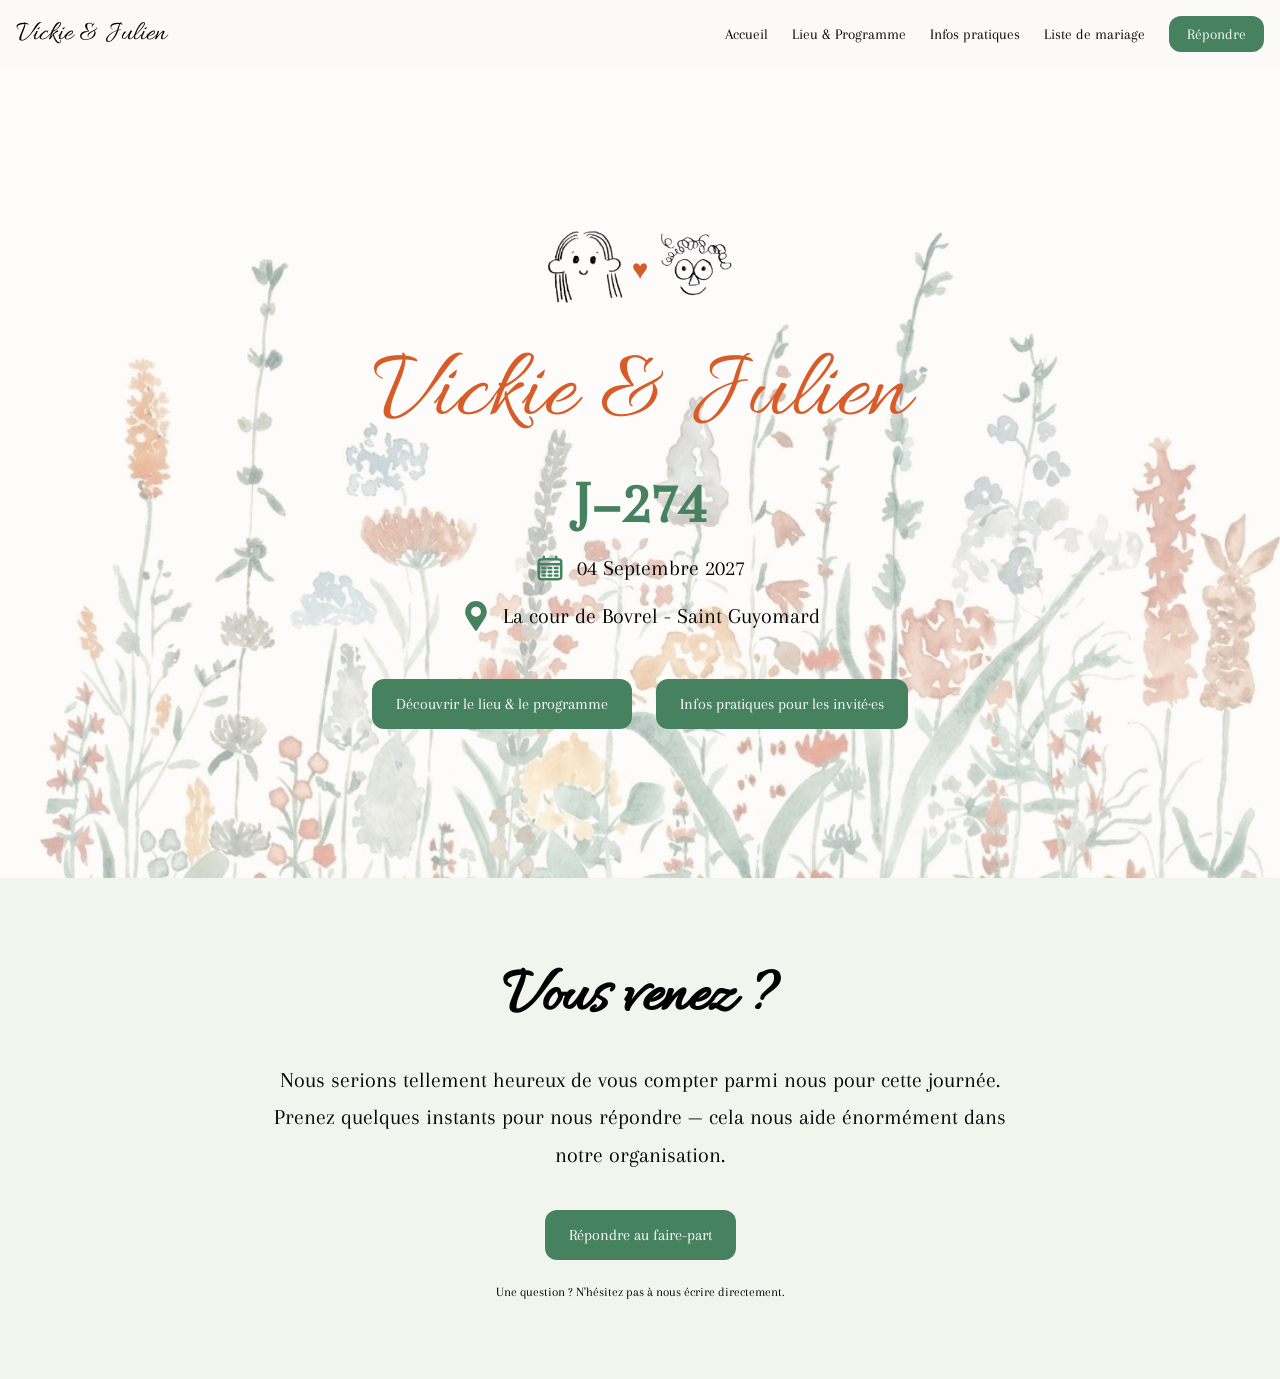
<file: index.html>
<!DOCTYPE html>
<html lang="fr">
<head>
  <meta charset="UTF-8" />
  <meta name="viewport" content="width=device-width, initial-scale=1.0" />
  <link rel="icon" type="image/png" href="./images/FLEURS_WITH_BG.png">
  <title>Vickie & Julien</title>

  <link rel="preconnect" href="https://fonts.googleapis.com">
  <link rel="preconnect" href="https://fonts.gstatic.com" crossorigin>

  <link href="https://fonts.googleapis.com/css2?family=Allura&family=Arapey:wght@400;700&display=swap" rel="stylesheet">

  <link rel="stylesheet" href="style.css">

  <style>
  .mobile-menu {
    display: none;
    position: fixed;
    inset: 0;
    background: rgba(252, 250, 248, 0.97);
    z-index: 200;
    flex-direction: column;
    align-items: center;
    justify-content: center;
    gap: 32px;
  }

  .mobile-menu.open {
    display: flex;
  }

  .mobile-menu a {
    font-family: "Arapey", serif;
    font-size: 26px;
    color: var(--text);
    text-decoration: none;
  }

  .mobile-menu a.btn {
    font-size: 18px;
    padding: 14px 32px;
    margin-top: 8px;
  }

  .mobile-menu-close {
    position: absolute;
    top: 20px;
    right: 20px;
    background: none;
    border: none;
    font-size: 28px;
    cursor: pointer;
    color: var(--secondary-text);
    padding: 8px;
  }
</style>
</head>

<body>

  <!-- HEADER -->
  <header class="navbar">

    <div class="logo">
      Vickie & Julien
    </div>

    <nav class="nav-links">
      <a href="#">Accueil</a>
      <a href="lieu-et-programme.html">Lieu & Programme</a>
      <a href="infos-pratiques.html">Infos pratiques</a>
      <a href="cagnotte.html">Liste de mariage</a>

      <a href="rsvp.html" class="btn small">
        Répondre
      </a>
    </nav>

    <button class="burger">
      ☰
    </button>

  </header>

  <!-- HERO -->
  <section class="hero">

    <div class="hero-overlay">

      <div class="hero-logos">

        <img
          src="images/VICKIE_LOGO_1.png"
          alt="Logo Vickie"
        >

        <span class="heart">♥</span>

        <img
          src="images/JULIEN_LOGO_1.png"
          alt="Logo Julien"
        >

      </div>

      <h1>Vickie & Julien</h1>

      <h2 class="subtitle_countdown" id="jours-countdown">J−...</h2>
      <script>
        var j = Math.round((new Date('2027-09-04') - new Date(new Date().setHours(0,0,0,0))) / 86400000);
        document.getElementById('jours-countdown').textContent = 'J−' + j;
      </script>

      <div class="event-info">

        <div class="info-item">
          <img src="./images/calendar.svg" alt="Calendrier" class="icon">
          <p>04 Septembre 2027</p>
        </div>

        <div class="info-item">
          <img src="./images/icone_maps.svg" alt="Maps" class="icon">
          <p>La cour de Bovrel - Saint Guyomard</p>
        </div>

      </div>

      <div class="hero-buttons">

        <a href="lieu-et-programme.html" class="btn">
          Découvrir le lieu & le programme
        </a>

        <a href="infos-pratiques.html" class="btn">
          Infos pratiques pour les invité·es
        </a>

      </div>

      <!-- <div class="scroll-down">
        ↓
      </div> -->

    </div>

  </section>

  <!-- RSVP -->
  <section class="rsvp">

    <div class="container">

      <h2>Vous venez ?</h2>

      <p>
        Nous serions tellement heureux de vous compter parmi nous
        pour cette journée. Prenez quelques instants pour nous répondre —
        cela nous aide énormément dans notre organisation.
      </p>

      <a href="rsvp.html" class="btn">
        Répondre au faire-part
      </a>

      <small>
        Une question ? N'hésitez pas à nous écrire directement.
      </small>

    </div>

  </section>
  <div class="mobile-menu" id="mobile-menu">
  <button class="mobile-menu-close" id="menu-close">✕</button>
  <a href="index.html">Accueil</a>
  <a href="lieu-et-programme.html">Lieu & Programme</a>
  <a href="infos-pratiques.html">Infos pratiques</a>
  <a href="cagnotte.html">Liste de Mariage</a>
  <a href="rsvp.html" class="btn">Répondre</a>
</div>

<script>
  const burger = document.querySelector('.burger');
  const menu = document.getElementById('mobile-menu');
  const close = document.getElementById('menu-close');

  burger.addEventListener('click', () => menu.classList.add('open'));
  close.addEventListener('click', () => menu.classList.remove('open'));

  // Ferme aussi en cliquant en dehors des liens
  menu.addEventListener('click', (e) => {
    if (e.target === menu) menu.classList.remove('open');
  });
</script>

</body>
</html>
</file>
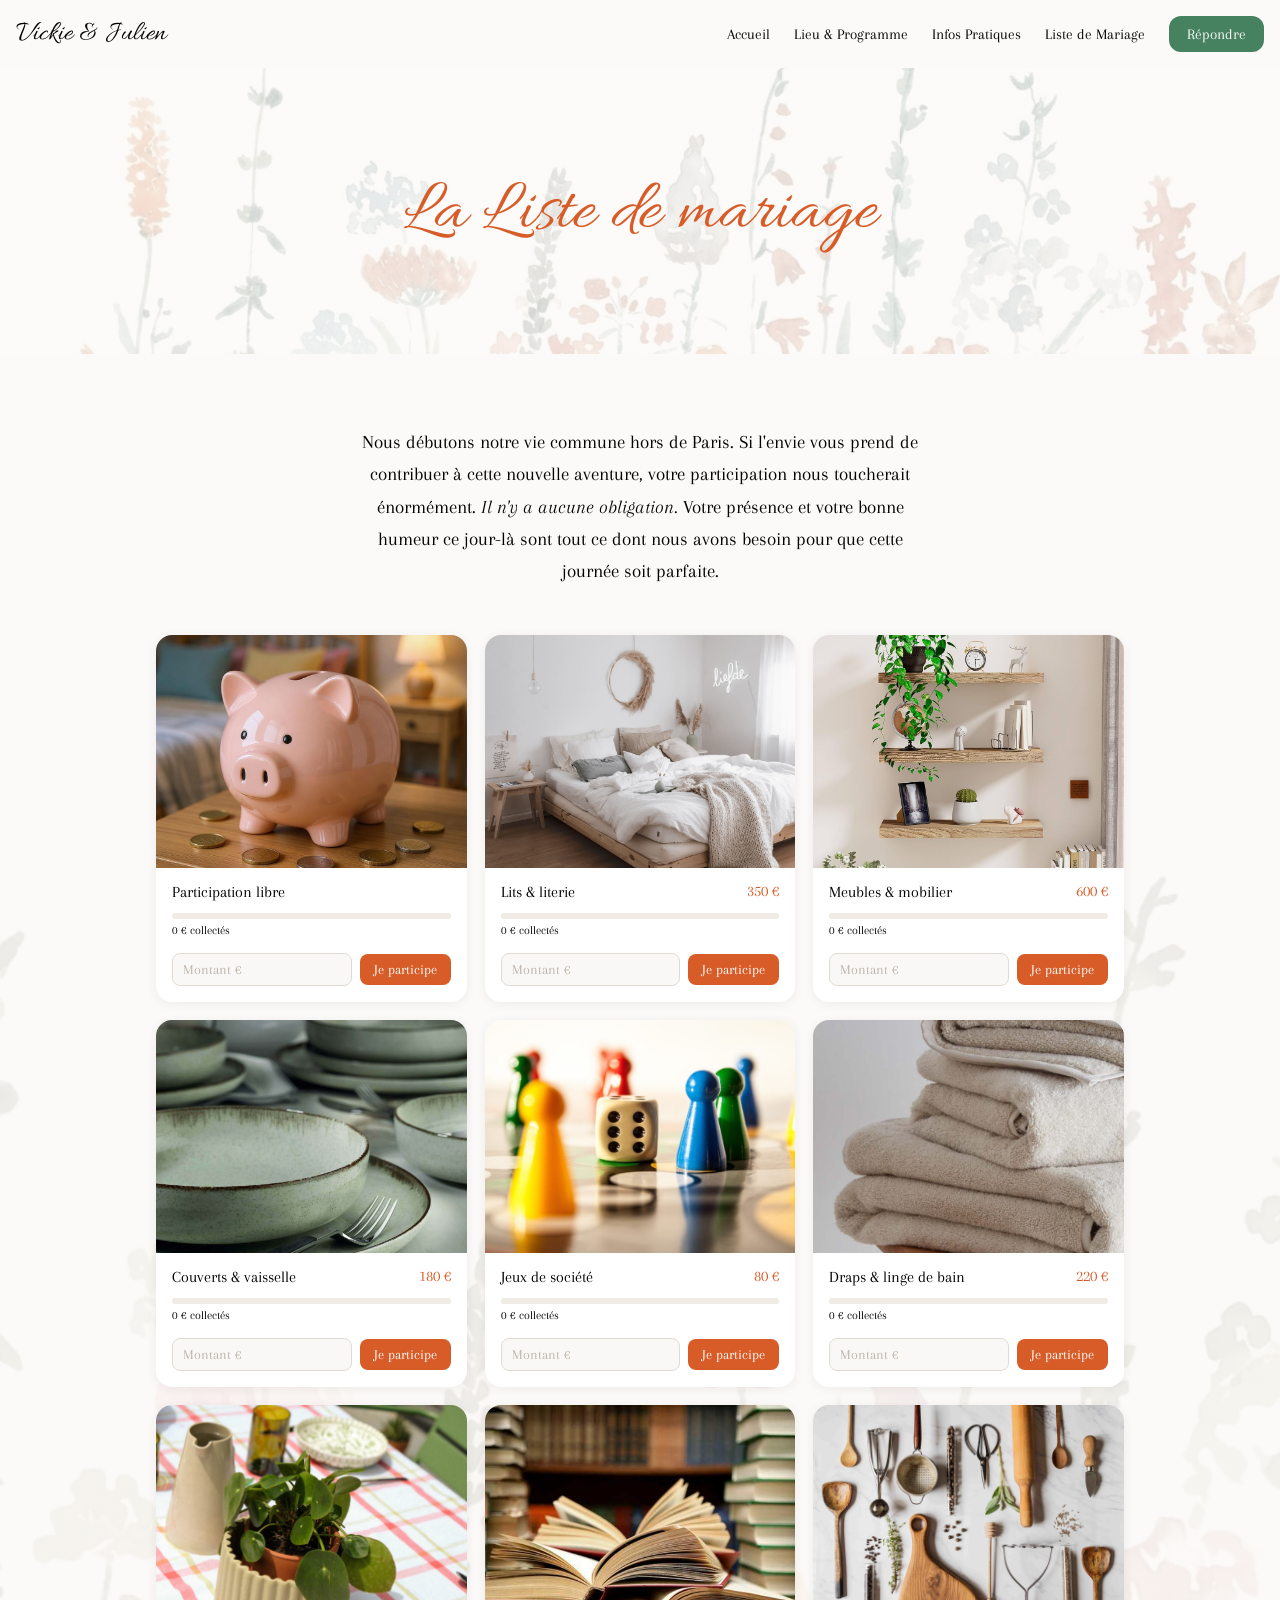
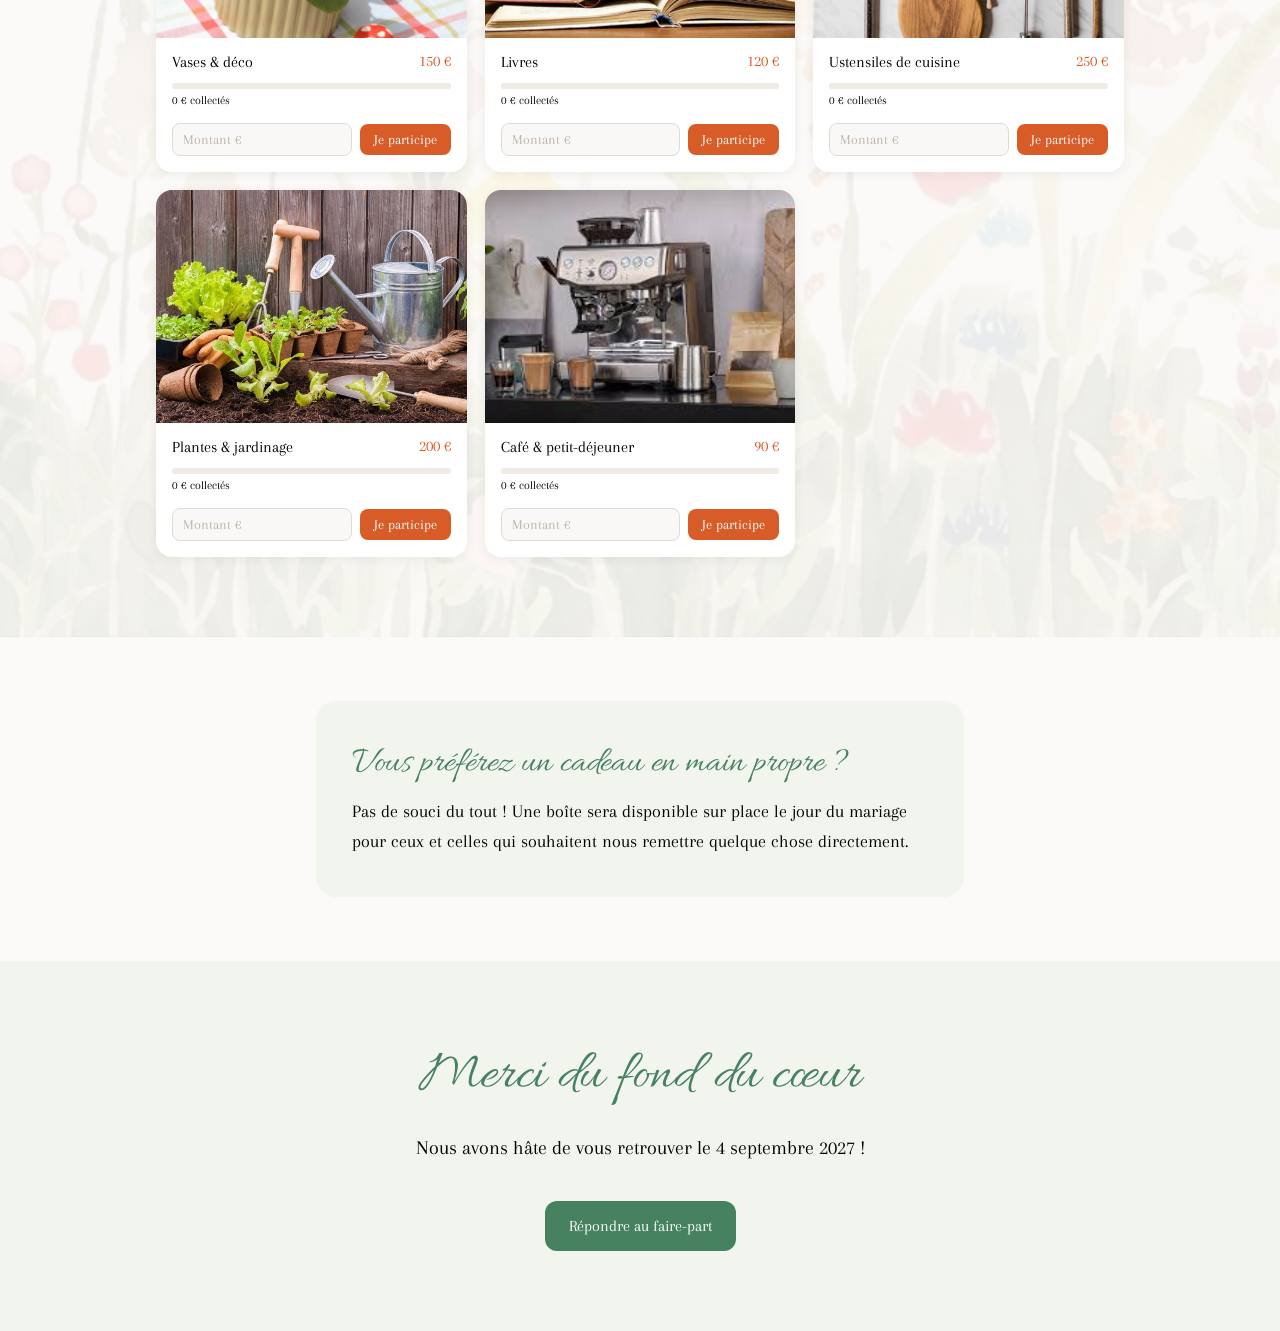
<file: cagnotte.html>
<!DOCTYPE html>
<html lang="fr">
<head>
  <meta charset="UTF-8" />
  <meta name="viewport" content="width=device-width, initial-scale=1.0" />
  <title>Liste — Vickie & Julien</title>
<link rel="icon" type="image/png" href="./images/FLEURS_WITH_BG.png">
  <link rel="preconnect" href="https://fonts.googleapis.com">
  <link rel="preconnect" href="https://fonts.gstatic.com" crossorigin>
  <link href="https://fonts.googleapis.com/css2?family=Allura&family=Arapey:ital,wght@0,400;1,400&display=swap" rel="stylesheet">
  <link rel="stylesheet" href="style.css">

  <style>

    /* ── PAGE HERO ── */
    .page-hero {
       background-image: linear-gradient(rgba(252,250,248,0.55), rgba(252,250,248,0.55)), url("./images/fleurs2.png");
      background-size: cover;
      background-position: center;
      background-repeat: no-repeat;
      padding: 100px 16px 80px;
      text-align: center;
    }

    .page-hero h1 {
      font-family: "Allura", cursive;
      font-size: 72px;
      font-weight: 400;
      color: var(--accent);
      margin-bottom: 16px;
    }

    .page-hero .tagline {
      font-size: 22px;
      color: var(--secondary-text);
      max-width: 600px;
      margin: auto;
      line-height: 1.7;
    }

    /* ── INTRO BLOCK ── */
    .intro-block {
      max-width: 720px;
      margin: 64px auto;
      padding: 0 16px;
      text-align: center;
    }

    .intro-block p {
      font-size: 19px;
      color: var(--text);
      line-height: 1.8;
      margin-bottom: 20px;
    }

    .intro-block p em {
      color: var(--accent);
      font-style: normal;
    }

    .notice-box {
      display: inline-flex;
      align-items: flex-start;
      gap: 14px;
      background: #fff8f5;
      border: 1px solid #f0d5c8;
      border-radius: 14px;
      padding: 20px 24px;
      margin-top: 8px;
      text-align: left;
      max-width: 600px;
    }

    .notice-box .notice-icon {
      font-size: 22px;
      flex-shrink: 0;
      margin-top: 2px;
    }

    .notice-box p {
      font-size: 17px;
      color: var(--secondary-text);
      line-height: 1.6;
      margin: 0;
    }

    .notice-box strong {
      color: var(--accent);
    }

    /* ── CAGNOTTE IFRAME ── */
    .cagnotte-section {
      max-width: 820px;
      margin: 0 auto 72px;
      padding: 0 16px;
    }

    .cagnotte-wrapper {
      background: white;
      border: 1px solid #e0dbd2;
      border-radius: 20px;
      overflow: hidden;
      box-shadow: 0 4px 24px rgba(0,0,0,0.06);
    }

    .frais-badge {
      background: var(--primary);
      color: white;
      text-align: center;
      padding: 10px 16px;
      font-size: 15px;
      letter-spacing: 0.03em;
    }

    .frais-badge strong {
      font-weight: 400;
    }

    /* ── GIFT LIST (liste de mariage) ── */
    .gift-section {
      background-image: linear-gradient(rgba(252,250,248,0.72), rgba(252,250,248,0.72)), url("./images/fleurs.png");
      background-size: cover;
      background-position: center;
      background-repeat: no-repeat;
      padding: 72px 0 80px;
    }

    .gift-section-header {
      text-align: center;
      padding: 0 16px;
      margin-bottom: 48px;
    }

    .gift-section-header h2 {
      font-family: "Allura", cursive;
      font-size: 52px;
      font-weight: 400;
      color: var(--accent);
      margin-bottom: 16px;
    }

    .gift-section-header p {
      font-size: 19px;
      color: var(--secondary-text);
      max-width: 580px;
      margin: auto;
      line-height: 1.7;
    }

    /* Grid liste de mariage */
    .gift-list {
      max-width: 1000px;
      margin: 0 auto;
      padding: 0 16px;
      display: grid;
      grid-template-columns: repeat(auto-fill, minmax(260px, 1fr));
      gap: 18px;
    }

    .gift-item {
      background: white;
      border-radius: 16px;
      overflow: hidden;
      box-shadow: 0 2px 12px rgba(0,0,0,0.06);
      display: flex;
      flex-direction: column;
      transition: transform 0.25s, box-shadow 0.25s;
    }

    .gift-item:hover {
      transform: translateY(-3px);
      box-shadow: 0 6px 22px rgba(0,0,0,0.10);
    }

    .gift-item.taken {
      opacity: 0.72;
    }

    .gift-item-img {
      width: 100%;
      aspect-ratio: 4 / 3;
      object-fit: cover;
      object-position: center;
      display: block;
    }

    .gift-item-body {
      padding: 14px 16px 16px;
      display: flex;
      flex-direction: column;
      flex: 1;
    }

    .gift-item-top {
      display: flex;
      justify-content: space-between;
      align-items: flex-start;
      gap: 8px;
      margin-bottom: 10px;
    }

    .gift-item-name {
      font-family: "Arapey", serif;
      font-size: 16px;
      color: var(--text);
      line-height: 1.3;
    }

    .gift-item-price {
      font-family: "Arapey", serif;
      font-size: 16px;
      color: var(--accent);
      white-space: nowrap;
      flex-shrink: 0;
    }

    /* Progress bar */
    .gift-progress-wrap {
      margin-bottom: 4px;
    }

    .gift-progress-track {
      height: 6px;
      background: #f0ebe4;
      border-radius: 100px;
      overflow: hidden;
      margin-bottom: 5px;
    }

    .gift-progress-fill {
      height: 100%;
      border-radius: 100px;
      background: linear-gradient(90deg, #c8967a, #e0b89a);
      transition: width 0.5s ease;
    }

    .gift-progress-label {
      font-size: 12px;
      color: var(--secondary-text);
    }

    /* Taken badge */
    .gift-taken-badge {
      display: inline-flex;
      align-items: center;
      gap: 6px;
      background: #f3ede8;
      color: #9b7464;
      font-size: 13px;
      padding: 6px 12px;
      border-radius: 100px;
      margin-top: 10px;
      font-family: "Arapey", serif;
    }

    /* Participate row */
    .gift-participate {
      display: flex;
      gap: 8px;
      margin-top: 12px;
      align-items: center;
    }

    .gift-amount-input {
      flex: 1;
      min-width: 0;
      border: 1.5px solid #e0dbd2;
      border-radius: 8px;
      padding: 8px 10px;
      font-family: "Arapey", serif;
      font-size: 14px;
      color: var(--text);
      background: #faf8f6;
      outline: none;
      transition: border-color 0.2s;
    }

    .gift-amount-input:focus {
      border-color: var(--accent);
    }

    .gift-amount-input::placeholder {
      color: #bdb3a8;
    }

    .gift-participate-btn {
      flex-shrink: 0;
      background: var(--accent, #b87a5a);
      color: white;
      border: none;
      border-radius: 8px;
      padding: 8px 14px;
      font-family: "Arapey", serif;
      font-size: 14px;
      cursor: pointer;
      transition: background 0.2s, transform 0.15s;
      white-space: nowrap;
    }

    .gift-participate-btn:hover {
      background: var(--accent2, #9b6344);
      transform: translateY(-1px);
    }

    .gift-loading {
      text-align: center;
      padding: 40px 0;
      font-family: "Arapey", serif;
      font-size: 17px;
      color: var(--secondary-text);
      grid-column: 1 / -1;
    }

    @media (max-width: 768px) {
      .gift-list {
        grid-template-columns: repeat(2, 1fr);
        gap: 12px;
      }
      .gift-section-header h2 { font-size: 40px; }
      .gift-item-name, .gift-item-price { font-size: 14px; }
      .gift-participate-btn { padding: 7px 10px; font-size: 13px; }
    }

    @media (max-width: 480px) {
      .gift-list { grid-template-columns: 1fr; }
    }

    /* ── ON PLACE BOX ── */
    .on-place-section {
      max-width: 680px;
      margin: 64px auto;
      padding: 0 16px;
    }

    .on-place-box {
      background: var(--section);
      border-radius: 20px;
      padding: 40px 36px;
      display: flex;
      gap: 24px;
      align-items: flex-start;
    }

    .on-place-box .box-icon {
      font-size: 40px;
      flex-shrink: 0;
    }

    .on-place-box .box-text h3 {
      font-family: "Allura", cursive;
      font-size: 36px;
      font-weight: 400;
      color: var(--accent2);
      margin-bottom: 10px;
    }

    .on-place-box .box-text p {
      font-size: 18px;
      color: var(--secondary-text);
      line-height: 1.7;
    }

    /* ── CTA ── */
    .cta-section {
      background: var(--section);
      padding: 80px 16px;
      text-align: center;
    }

    .cta-section h2 {
      font-family: "Allura", cursive;
      font-size: 56px;
      font-weight: 400;
      color: var(--accent2);
      margin-bottom: 20px;
    }

    .cta-section p {
      font-size: 20px;
      color: var(--secondary-text);
      max-width: 500px;
      margin: auto;
      margin-bottom: 36px;
      line-height: 1.7;
    }

    /* ── MOBILE ── */
    @media (max-width: 768px) {
      .page-hero h1 { font-size: 52px; }
      .page-hero .tagline { font-size: 18px; }
      .gift-section-header h2 { font-size: 40px; }
      .gift-card { width: 130px; }

      .on-place-box { flex-direction: column; gap: 16px; padding: 28px 20px; }
      .cta-section h2 { font-size: 44px; }
      .notice-box { flex-direction: column; gap: 8px; }
    }


  .mobile-menu {
    display: none;
    position: fixed;
    inset: 0;
    background: rgba(252, 250, 248, 0.97);
    z-index: 200;
    flex-direction: column;
    align-items: center;
    justify-content: center;
    gap: 32px;
  }

  .mobile-menu.open {
    display: flex;
  }

  .mobile-menu a {
    font-family: "Arapey", serif;
    font-size: 26px;
    color: var(--text);
    text-decoration: none;
  }

  .mobile-menu a.btn {
    font-size: 18px;
    padding: 14px 32px;
    margin-top: 8px;
  }

  .mobile-menu-close {
    position: absolute;
    top: 20px;
    right: 20px;
    background: none;
    border: none;
    font-size: 28px;
    cursor: pointer;
    color: var(--secondary-text);
    padding: 8px;
  }

  /* ── POPUP CONFIRMATION ── */
  .confirm-overlay {
    display: none;
    position: fixed;
    inset: 0;
    background: rgba(60, 44, 36, 0.45);
    z-index: 300;
    align-items: center;
    justify-content: center;
    padding: 16px;
    backdrop-filter: blur(3px);
  }

  .confirm-overlay.open {
    display: flex;
  }

  .confirm-box {
    background: #fffaf7;
    border-radius: 24px;
    padding: 40px 36px 36px;
    max-width: 420px;
    width: 100%;
    box-shadow: 0 16px 48px rgba(0,0,0,0.16);
    text-align: center;
    animation: popup-in 0.28s cubic-bezier(0.34, 1.56, 0.64, 1);
  }

  @keyframes popup-in {
    from { opacity: 0; transform: scale(0.88) translateY(12px); }
    to   { opacity: 1; transform: scale(1) translateY(0); }
  }

  .confirm-icon {
    font-size: 40px;
    margin-bottom: 16px;
  }

  .confirm-box h3 {
    font-family: "Allura", cursive;
    font-size: 36px;
    font-weight: 400;
    color: var(--accent, #b87a5a);
    margin-bottom: 12px;
  }

  .confirm-box p {
    font-family: "Arapey", serif;
    font-size: 17px;
    color: var(--secondary-text, #7a6a5e);
    line-height: 1.6;
    margin-bottom: 28px;
  }

  .confirm-box p strong {
    color: var(--accent, #b87a5a);
  }

  .confirm-actions {
    display: flex;
    gap: 12px;
    justify-content: center;
  }

  .confirm-btn-yes {
    background: var(--accent, #b87a5a);
    color: white;
    border: none;
    border-radius: 12px;
    padding: 12px 28px;
    font-family: "Arapey", serif;
    font-size: 16px;
    cursor: pointer;
    transition: background 0.2s, transform 0.15s;
  }

  .confirm-btn-yes:hover {
    background: #9b6344;
    transform: translateY(-1px);
  }

  .confirm-btn-no {
    background: transparent;
    color: var(--secondary-text, #7a6a5e);
    border: 1.5px solid #d9d0c7;
    border-radius: 12px;
    padding: 12px 28px;
    font-family: "Arapey", serif;
    font-size: 16px;
    cursor: pointer;
    transition: border-color 0.2s, color 0.2s;
  }

  .confirm-btn-no:hover {
    border-color: #b87a5a;
    color: #b87a5a;
  }
</style>
</head>

<body>

  <!-- NAVBAR -->
  <header class="navbar">
    <div class="logo">
      <a href="index.html">Vickie & Julien</a>
    </div>
    <nav class="nav-links">
      <a href="index.html">Accueil</a>
      <a href="lieu-et-programme.html">Lieu & Programme</a>
      <a href="infos-pratiques.html">Infos Pratiques</a>
      <a href="cagnotte.html">Liste de Mariage</a>
      <a href="rsvp.html" class="btn small">Répondre</a>
    </nav>
    <button class="burger">☰</button>
  </header>

  <!-- HERO -->
  <section class="page-hero">
    <h1>La Liste de mariage</h1>
    <!-- <p class="tagline">Votre présence est déjà bien suffisante.</p> -->
  </section>

  <!-- INTRO -->
  <!-- <div class="intro-block">
    <p>
      Nous débutons notre vie commune hors de Paris.
      Si l'envie vous prend de contribuer à cette nouvelle aventure, votre participation
      nous toucherait énormément.
      <em>Il n'y a aucune obligation.</em> Votre présence et votre bonne humeur ce jour-là
      sont tout ce dont nous avons besoin pour que cette journée soit parfaite.
    </p>
   
    <div class="notice-box">
      <!-- <div class="notice-icon">💸</div> -->
      <!-- <p>
        <strong>Frais de plateforme : 0 €.</strong><br>
        La cagnotte peut être configurée avec <strong>0 % de frais</strong>, faites bien attention.
      </p>
    </div>
  </div> -->

  <!-- CAGNOTTE IFRAME -->
  <!-- <div class="cagnotte-section">
    <div class="cagnotte-wrapper">
      <!-- <div class="frais-badge"> -->
        <!-- <strong>✓ Contribution intégrale reversée — frais : 0 €</strong> -->
      <!-- </div> -->
     <!-- <iframe id='op-iframe-18DRnl1n' src='https://www.onparticipe.fr/c/18DRnl1n/participe' allowfullscreen loading='lazy' referrerpolicy='no-referrer' style='width:100%;border:none; min-height:800px;'></iframe>
      <script>window.addEventListener('message', (event) => {if (event.data.opIframeHeight) {document.getElementById('op-iframe-18DRnl1n').style.height = event.data.opIframeHeight + 'px';}});</script> -->
            <!-- <a href='https://www.onparticipe.fr/c/18DRnl1n' style='background-color:rgb(255,255,255);border-bottom-color:rgb(0,0,0);border-bottom-left-radius:6px;border-bottom-right-radius:6px;border-bottom-style:solid;border-bottom-width:2px;border-image-outset:0;border-image-repeat:stretch;border-image-slice:100%;border-image-source:none;border-image-width:1;border-left-color:rgb(0,0,0);border-left-style:solid;border-left-width:2px;border-right-color:rgb(0,0,0);border-right-style:solid;border-right-width:2px;border-top-color:rgb(0,0,0);border-top-left-radius:6px;border-top-right-radius:6px;border-top-style:solid;border-top-width:2px;box-sizing:border-box;color:rgb(0,0,0);cursor:pointer;display:inline-block;font-family:Inter,sans-serif;font-size:16px;font-weight:600;height:40px;line-height:24px;padding-bottom:6px;padding-left:12px;padding-right:12px;padding-top:6px;text-align:center;text-decoration-color:rgb(0,0,0);text-decoration-line:none;text-decoration-style:solid;text-decoration-thickness:auto;text-size-adjust:100%;transition-behavior:normal,normal,normal,normal;transition-delay:0s,0s,0s,0s;transition-duration:0.15s,0.15s,0.15s,0.15s;transition-property:color,background-color,border-color,box-shadow;transition-timing-function:ease-in-out,ease-in-out,ease-in-out,ease-in-out;user-select:none;vertical-align:middle;width:224.406px;-webkit-tap-highlight-color:rgba(0,0,0,0)'>Je participe</a>            
    </div>
  </div> --> 
  <!-- <div class="cagnotte-section" style="text-align: center;">
  <a href="https://www.onparticipe.fr/c/18DRnl1n" target="_blank" class="btn">
    Participer à la cagnotte
  </a>
</div> --> 

  

  <!-- LISTE DE MARIAGE -->
  <section class="gift-section">
    <div class="gift-section-header">
      <!-- <h2>Notre liste de mariage</h2> -->
      <p>
        Nous débutons notre vie commune hors de Paris.
      Si l'envie vous prend de contribuer à cette nouvelle aventure, votre participation
      nous toucherait énormément.
      <em>Il n'y a aucune obligation.</em> Votre présence et votre bonne humeur ce jour-là
      sont tout ce dont nous avons besoin pour que cette journée soit parfaite.
      </p>
    </div>

    <div class="gift-list" id="gift-list">

      <div class="gift-item" data-price="20000" data-collected="0">
        <img class="gift-item-img" src="./images/tirelire-cochon-en-ceramique.jpg" alt="Participation libre">
        <div class="gift-item-body">
          <div class="gift-item-top">
            <span class="gift-item-name">Participation libre</span>
            <!-- <span class="gift-item-price">- €</span> -->
          </div>
          <div class="gift-progress-wrap">
            <div class="gift-progress-track"><div class="gift-progress-fill"></div></div>
            <div class="gift-progress-label"></div>
          </div>
          <div class="gift-participate">
            <input class="gift-amount-input" type="number" placeholder="Montant €" min="1">
            <button class="gift-participate-btn">Je participe</button>
          </div>
        </div>
      </div>

      <div class="gift-item" data-price="350" data-collected="0">
        <img class="gift-item-img" src="./images/Lit.jpg" alt="Lits & literie">
        <div class="gift-item-body">
          <div class="gift-item-top">
            <span class="gift-item-name">Lits & literie</span>
            <span class="gift-item-price">350 €</span>
          </div>
          <div class="gift-progress-wrap">
            <div class="gift-progress-track"><div class="gift-progress-fill"></div></div>
            <div class="gift-progress-label"></div>
          </div>
          <div class="gift-participate">
            <input class="gift-amount-input" type="number" placeholder="Montant €" min="1">
            <button class="gift-participate-btn">Je participe</button>
          </div>
        </div>
      </div>

      <div class="gift-item" data-price="600" data-collected="0">
        <img class="gift-item-img" src="./images/meuble.jpg" alt="Meubles & mobilier">
        <div class="gift-item-body">
          <div class="gift-item-top">
            <span class="gift-item-name">Meubles & mobilier</span>
            <span class="gift-item-price">600 €</span>
          </div>
          <div class="gift-progress-wrap">
            <div class="gift-progress-track"><div class="gift-progress-fill"></div></div>
            <div class="gift-progress-label"></div>
          </div>
          <div class="gift-participate">
            <input class="gift-amount-input" type="number" placeholder="Montant €" min="1">
            <button class="gift-participate-btn">Je participe</button>
          </div>
        </div>
      </div>

      <div class="gift-item" data-price="180" data-collected="0">
        <img class="gift-item-img" src="./images/assiette.jpg" alt="Couverts & vaisselle">
        <div class="gift-item-body">
          <div class="gift-item-top">
            <span class="gift-item-name">Couverts & vaisselle</span>
            <span class="gift-item-price">180 €</span>
          </div>
          <div class="gift-progress-wrap">
            <div class="gift-progress-track"><div class="gift-progress-fill"></div></div>
            <div class="gift-progress-label"></div>
          </div>
          <div class="gift-participate">
            <input class="gift-amount-input" type="number" placeholder="Montant €" min="1">
            <button class="gift-participate-btn">Je participe</button>
          </div>
        </div>
      </div>

      <div class="gift-item" data-price="80" data-collected="0">
        <img class="gift-item-img" src="./images/jeu_societe.jpg" alt="Jeux de société">
        <div class="gift-item-body">
          <div class="gift-item-top">
            <span class="gift-item-name">Jeux de société</span>
            <span class="gift-item-price">80 €</span>
          </div>
          <div class="gift-progress-wrap">
            <div class="gift-progress-track"><div class="gift-progress-fill"></div></div>
            <div class="gift-progress-label"></div>
          </div>
          <div class="gift-participate">
            <input class="gift-amount-input" type="number" placeholder="Montant €" min="1">
            <button class="gift-participate-btn">Je participe</button>
          </div>
        </div>
      </div>

      <div class="gift-item" data-price="220" data-collected="0">
        <img class="gift-item-img" src="./images/serviette.jpg" alt="Draps & linge de bain">
        <div class="gift-item-body">
          <div class="gift-item-top">
            <span class="gift-item-name">Draps & linge de bain</span>
            <span class="gift-item-price">220 €</span>
          </div>
          <div class="gift-progress-wrap">
            <div class="gift-progress-track"><div class="gift-progress-fill"></div></div>
            <div class="gift-progress-label"></div>
          </div>
          <div class="gift-participate">
            <input class="gift-amount-input" type="number" placeholder="Montant €" min="1">
            <button class="gift-participate-btn">Je participe</button>
          </div>
        </div>
      </div>

      <div class="gift-item" data-price="150" data-collected="0">
        <img class="gift-item-img" src="./images/plantes.png" alt="Vases & déco">
        <div class="gift-item-body">
          <div class="gift-item-top">
            <span class="gift-item-name">Vases & déco</span>
            <span class="gift-item-price">150 €</span>
          </div>
          <div class="gift-progress-wrap">
            <div class="gift-progress-track"><div class="gift-progress-fill"></div></div>
            <div class="gift-progress-label"></div>
          </div>
          <div class="gift-participate">
            <input class="gift-amount-input" type="number" placeholder="Montant €" min="1">
            <button class="gift-participate-btn">Je participe</button>
          </div>
        </div>
      </div>

      <div class="gift-item" data-price="120" data-collected="0">
        <img class="gift-item-img" src="./images/livres.jpeg" alt="Livres">
        <div class="gift-item-body">
          <div class="gift-item-top">
            <span class="gift-item-name">Livres</span>
            <span class="gift-item-price">120 €</span>
          </div>
          <div class="gift-progress-wrap">
            <div class="gift-progress-track"><div class="gift-progress-fill"></div></div>
            <div class="gift-progress-label"></div>
          </div>
          <div class="gift-participate">
            <input class="gift-amount-input" type="number" placeholder="Montant €" min="1">
            <button class="gift-participate-btn">Je participe</button>
          </div>
        </div>
      </div>

      <div class="gift-item" data-price="250" data-collected="0">
        <img class="gift-item-img" src="./images/ustensile.jpg" alt="Ustensiles de cuisine">
        <div class="gift-item-body">
          <div class="gift-item-top">
            <span class="gift-item-name">Ustensiles de cuisine</span>
            <span class="gift-item-price">250 €</span>
          </div>
          <div class="gift-progress-wrap">
            <div class="gift-progress-track"><div class="gift-progress-fill"></div></div>
            <div class="gift-progress-label"></div>
          </div>
          <div class="gift-participate">
            <input class="gift-amount-input" type="number" placeholder="Montant €" min="1">
            <button class="gift-participate-btn">Je participe</button>
          </div>
        </div>
      </div>

      <div class="gift-item" data-price="200" data-collected="0">
        <img class="gift-item-img" src="./images/jardiange.jpg" alt="Plantes & jardinage">
        <div class="gift-item-body">
          <div class="gift-item-top">
            <span class="gift-item-name">Plantes & jardinage</span>
            <span class="gift-item-price">200 €</span>
          </div>
          <div class="gift-progress-wrap">
            <div class="gift-progress-track"><div class="gift-progress-fill"></div></div>
            <div class="gift-progress-label"></div>
          </div>
          <div class="gift-participate">
            <input class="gift-amount-input" type="number" placeholder="Montant €" min="1">
            <button class="gift-participate-btn">Je participe</button>
          </div>
        </div>
      </div>

      <div class="gift-item" data-price="90" data-collected="0">
        <img class="gift-item-img" src="./images/cafe.jpg" alt="Café & petit-déjeuner">
        <div class="gift-item-body">
          <div class="gift-item-top">
            <span class="gift-item-name">Café & petit-déjeuner</span>
            <span class="gift-item-price">90 €</span>
          </div>
          <div class="gift-progress-wrap">
            <div class="gift-progress-track"><div class="gift-progress-fill"></div></div>
            <div class="gift-progress-label"></div>
          </div>
          <div class="gift-participate">
            <input class="gift-amount-input" type="number" placeholder="Montant €" min="1">
            <button class="gift-participate-btn">Je participe</button>
          </div>
        </div>
      </div>

    </div>
  </section>

  <!-- ON PLACE -->
  <div class="on-place-section">
    <div class="on-place-box">
      <!-- <div class="box-icon">🎁</div> -->
      <div class="box-text">
        <h3>Vous préférez un cadeau en main propre ?</h3>
        <p>
          Pas de souci du tout ! Une boîte sera disponible sur place le jour du mariage
          pour ceux et celles qui souhaitent nous remettre quelque chose directement.
        </p>
      </div>
    </div>
  </div>

  <!-- CTA -->
  <section class="cta-section">
    <h2>Merci du fond du cœur</h2>
    <p>
      Nous avons hâte de vous retrouver le 4 septembre 2027 !
    </p>
    <a href="rsvp.html" class="btn">Répondre au faire-part</a>
  </section>
  <!-- POPUP CONFIRMATION PAIEMENT -->
  <div class="confirm-overlay" id="confirm-overlay">
    <div class="confirm-box">
      <div class="confirm-icon">🎁</div>
      <h3>Merci !</h3>
      <p id="confirm-text">Avez-vous bien finalisé votre don de <strong id="confirm-amount"></strong> pour <strong id="confirm-gift"></strong> ?</p>
      <div class="confirm-actions">
        <button class="confirm-btn-no" id="confirm-no">Non, j'ai annulé</button>
        <button class="confirm-btn-yes" id="confirm-yes">Oui, c'est fait !</button>
      </div>
    </div>
  </div>

  <div class="mobile-menu" id="mobile-menu">
  <button class="mobile-menu-close" id="menu-close">✕</button>
  <a href="index.html">Accueil</a>
  <a href="lieu-et-programme.html">Lieu & Programme</a>
  <a href="infos-pratiques.html">Infos pratiques</a>
  <a href="cagnotte.html">Liste de Mariage</a>
  <a href="rsvp.html" class="btn">Répondre</a>
</div>

  <script>
    // ════════════════════════════════════════════════
    // CONFIGURATION
    // ════════════════════════════════════════════════
    const SHEET_ID   = '1ExoyjlQ-z-hVGidwYiTb4ofIn49QIrOpUjMXgH1vqtM';
    const SCRIPT_URL = 'https://script.google.com/macros/s/AKfycbzhlH94PrL6B1k3zxg8_BfHeuB7yLg7XJ-YzCS30sC3CibfL4ZdNonB0o9m4fFh7Mso/exec';
    const ONPARTICIPE_URL = 'https://www.onparticipe.fr/c/18DRnl1n/participe';
    // ════════════════════════════════════════════════

    // ── Lecture Google Sheets ──
    async function fetchCollected() {
      const url = `https://docs.google.com/spreadsheets/d/${SHEET_ID}/gviz/tq?tqx=out:json&sheet=cadeaux`;
      console.log("[Sheet] Fetching:", url);
      try {
        const res = await fetch(url);
        console.log("[Sheet] HTTP status:", res.status);
        const text = await res.text();
        console.log("[Sheet] Raw (200 chars):", text.substring(0, 200));
        const match = text.match(/google\.visualization\.Query\.setResponse\(([\s\S]*)\)/);
        if (!match) {
          console.error("[Sheet] Pas de réponse JSONP — Sheet bien partagé en lecture publique ?");
          return null;
        }
        const json = JSON.parse(match[1]);
        console.log("[Sheet] Rows reçues:", json.table.rows.length);
        const data = {};
        json.table.rows.forEach((row, i) => {
          const nom = row.c[0]?.v;
          const collecte = row.c[2]?.v ?? 0;
          console.log(`[Sheet] Ligne ${i}: nom="${nom}", collecte=${collecte}`);
          if (nom != null) data[nom] = collecte;
        });
        console.log("[Sheet] Données finales:", data);
        return data;
      } catch (e) {
        console.error("[Sheet] Erreur:", e);
        return null;
      }
    }

    // ── Écriture Google Sheets ──
    async function updateCollected(nom, nouveauTotal) {
      try {
        await fetch(SCRIPT_URL, {
          method: 'POST',
          mode: 'no-cors',
          headers: { 'Content-Type': 'application/json' },
          body: JSON.stringify({ nom, collecte: nouveauTotal })
        });
      } catch (e) {
        console.warn('Erreur mise à jour Sheet', e);
      }
    }

    // ── Rendu d'une carte ──
    function renderItem(item, collected) {
      const price = parseInt(item.dataset.price, 10);
      const pct = Math.min(100, Math.round((collected / price) * 100));
      const fill = item.querySelector('.gift-progress-fill');
      const label = item.querySelector('.gift-progress-label');
      const participate = item.querySelector('.gift-participate');

      const oldBadge = item.querySelector('.gift-taken-badge');
      if (oldBadge) oldBadge.remove();
      item.classList.remove('taken');
      participate.style.display = '';

      fill.style.width = pct + '%';

      if (pct >= 100) {
        item.classList.add('taken');
        label.textContent = 'Cadeau déjà pris ✓';
        label.style.color = '#9b7464';
        participate.style.display = 'none';
        const badge = document.createElement('div');
        badge.className = 'gift-taken-badge';
        badge.innerHTML = '<span>🎁</span> Cadeau déjà pris';
        item.querySelector('.gift-item-body').appendChild(badge);
        fill.style.background = 'linear-gradient(90deg, #c8967a, #9b6344)';
      } else {
        fill.style.background = '';
        label.style.color = '';
        label.textContent = collected > 0
          ? `${collected} € collectés `
          // sur ${price} € (${pct}%)
          : `${collected} € collectés `;
      }
    }

    // ── Popup ──
    const overlay  = document.getElementById('confirm-overlay');
    const confirmAmountEl = document.getElementById('confirm-amount');
    const confirmGiftEl   = document.getElementById('confirm-gift');
    const btnYes   = document.getElementById('confirm-yes');
    const btnNo    = document.getElementById('confirm-no');

    let pendingConfirm = null; // { item, nom, amount, input }

    function openPopup(item, nom, amount, input) {
      confirmAmountEl.textContent = amount + ' €';
      confirmGiftEl.textContent = nom;
      pendingConfirm = { item, nom, amount, input };
      overlay.classList.add('open');
    }

    function closePopup() {
      overlay.classList.remove('open');
      pendingConfirm = null;
    }

    btnNo.addEventListener('click', closePopup);
    overlay.addEventListener('click', (e) => { if (e.target === overlay) closePopup(); });

    btnYes.addEventListener('click', async () => {
      if (!pendingConfirm) return;
      const { item, nom, amount, input } = pendingConfirm;
      closePopup();

      const price = parseInt(item.dataset.price, 10);
      const current = parseFloat(item.dataset.currentCollected) || 0;
      const nouveau = Math.min(price, current + amount);
      item.dataset.currentCollected = nouveau;
      renderItem(item, nouveau);
      input.value = '';

      await updateCollected(nom, nouveau);
    });

    // ── Init ──
    async function initGiftList() {
      const items = document.querySelectorAll('#gift-list .gift-item');
      const sheetData = await fetchCollected();

      items.forEach(item => {
        const nom = item.querySelector('.gift-item-name').textContent.trim();
        let collected = sheetData && sheetData[nom] !== undefined
          ? sheetData[nom]
          : parseInt(item.dataset.collected, 10);

        item.dataset.currentCollected = collected;
        renderItem(item, collected);

        const btn   = item.querySelector('.gift-participate-btn');
        const input = item.querySelector('.gift-amount-input');

        btn.addEventListener('click', () => {
          const amount = parseFloat(input.value);
          if (!amount || amount <= 0) {
            input.style.borderColor = '#e05c4a';
            input.focus();
            setTimeout(() => { input.style.borderColor = ''; }, 1500);
            return;
          }
          // 1. Ouvrir la cagnotte dans un nouvel onglet
          window.open(ONPARTICIPE_URL, '_blank');
          // 2. Afficher le popup de confirmation sur cette page
          openPopup(item, nom, amount, input);
        });
      });
    }

    document.addEventListener('DOMContentLoaded', initGiftList);

    // Burger menu
    const burger = document.querySelector('.burger');
    const menu   = document.getElementById('mobile-menu');
    const close  = document.getElementById('menu-close');
    burger.addEventListener('click', () => menu.classList.add('open'));
    close.addEventListener('click',  () => menu.classList.remove('open'));
    menu.addEventListener('click',   (e) => { if (e.target === menu) menu.classList.remove('open'); });
  </script>

</body>
</html>
</file>
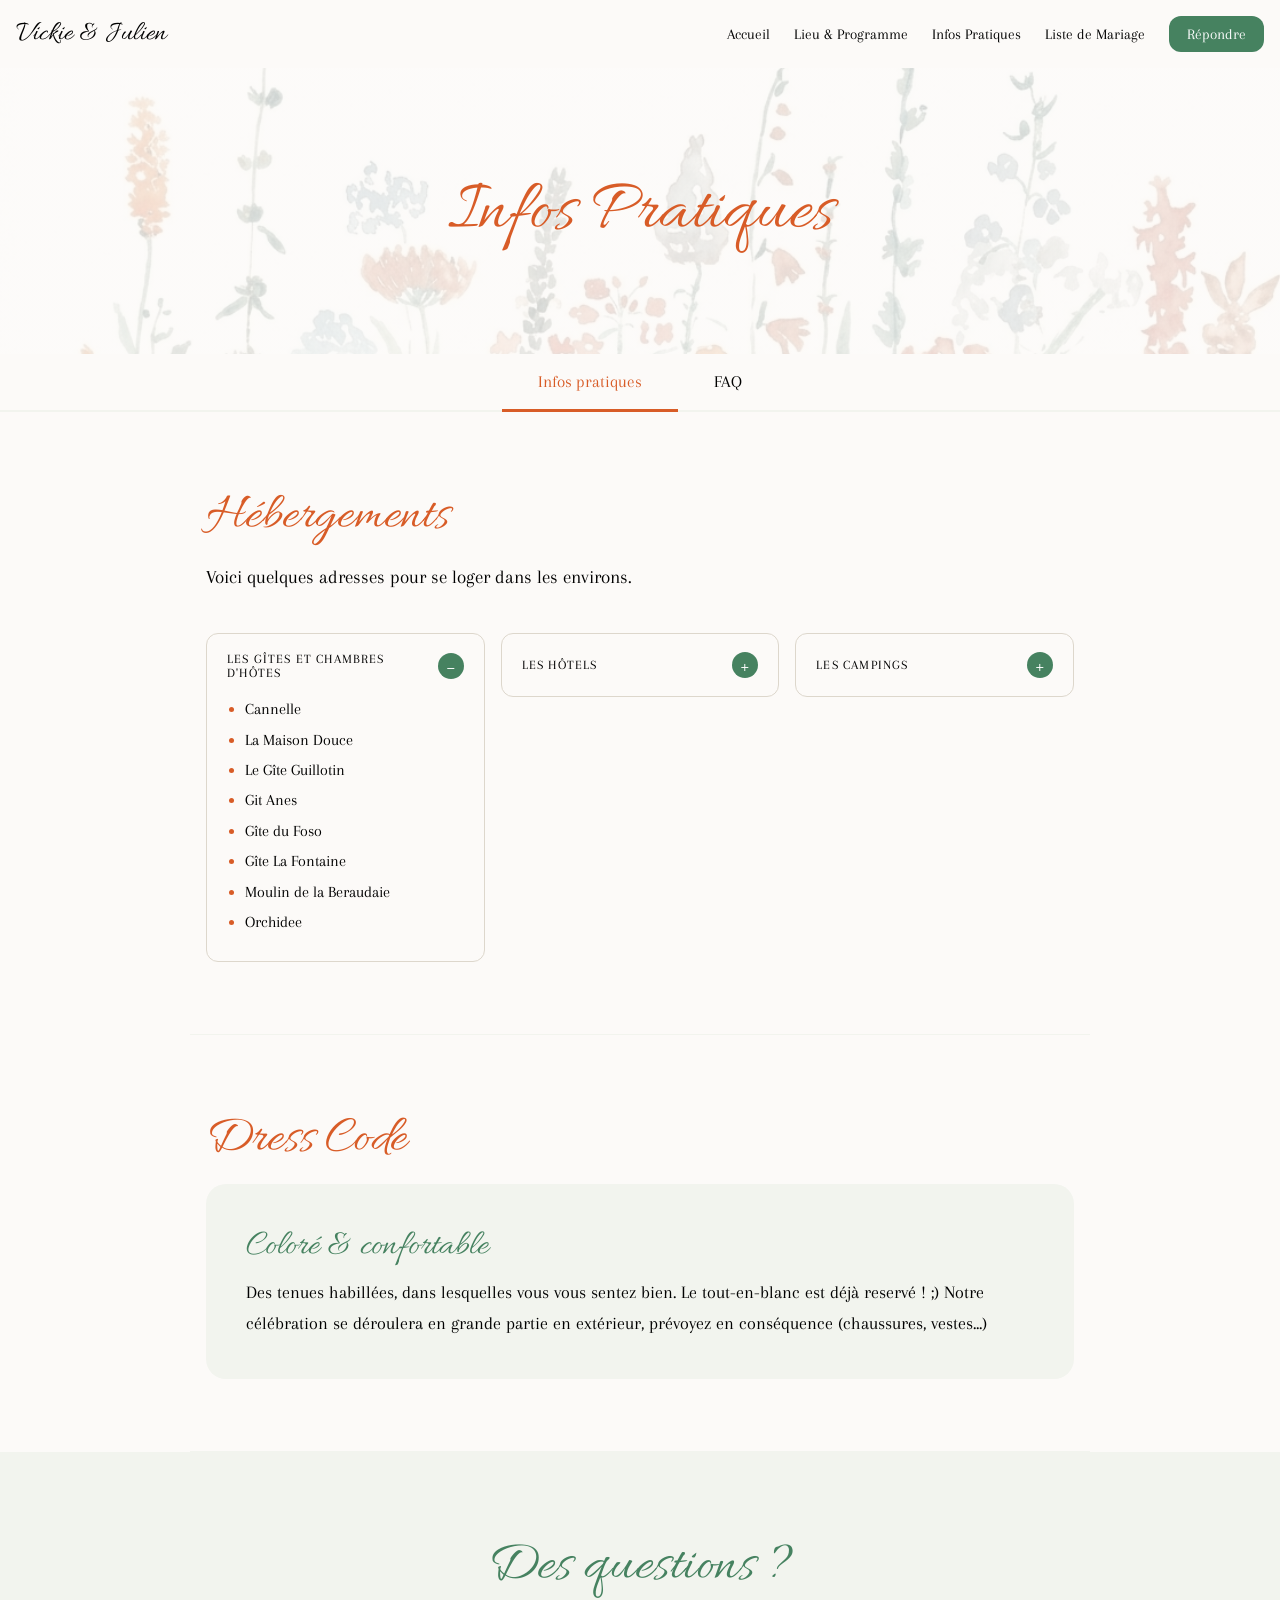
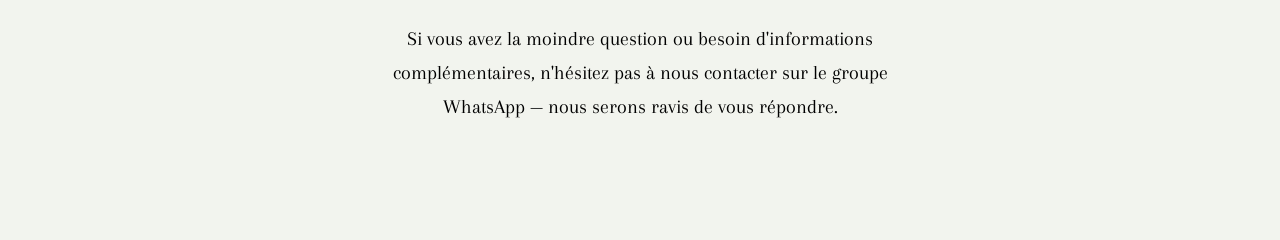
<file: infos-pratiques.html>
<!DOCTYPE html>
<html lang="fr">
<head>
  <meta charset="UTF-8" />
  <meta name="viewport" content="width=device-width, initial-scale=1.0" />
  <title>Infos Pratiques — Vickie & Julien</title>
<link rel="icon" type="image/png" href="./images/FLEURS_WITH_BG.png">
  <link rel="preconnect" href="https://fonts.googleapis.com">
  <link rel="preconnect" href="https://fonts.gstatic.com" crossorigin>
  <link href="https://fonts.googleapis.com/css2?family=Allura&family=Arapey:ital,wght@0,400;1,400&display=swap" rel="stylesheet">

  <link rel="stylesheet" href="style.css">

  <style>

    /* ── PAGE HERO ── */
    .page-hero {
      background-image: linear-gradient(rgba(252,250,248,0.55), rgba(252,250,248,0.55)), url("./images/fleurs2.png");
      background-size: cover;
      background-position: center;
      background-repeat: no-repeat;
      padding: 100px 16px 80px;
      text-align: center;
    }

    .page-hero h1 {
      font-family: "Allura", cursive;
      font-size: 72px;
      font-weight: 400;
      color: var(--accent);
      margin-bottom: 16px;
    }

    .page-hero p {
      font-size: 22px;
      color: var(--secondary-text);
      max-width: 640px;
      margin: auto;
      line-height: 1.6;
    }

    /* ── CONTENT SECTIONS ── */
    .content-section {
      max-width: 900px;
      margin: auto;
      padding: 72px 16px;
    }

    .content-section + .content-section {
      padding-top: 0;
    }

    .section-title {
      font-family: "Allura", cursive;
      font-size: 52px;
      font-weight: 400;
      color: var(--accent);
      margin-bottom: 12px;
    }

    .section-intro {
      font-size: 19px;
      color: var(--secondary-text);
      line-height: 1.7;
      margin-bottom: 40px;
    }

    /* ── DIVIDER ── */
    .section-divider {
      border: none;
      border-top: 1px solid var(--section);
      max-width: 900px;
      margin: 0 auto;
    }

    /* ── ACCORDION (hébergements) ── */
    .accordion-grid {
      display: grid;
      grid-template-columns: repeat(3, 1fr);
      gap: 16px;
      align-items: start;
    }

    .accordion-item {
      border: 1px solid #ddd7cc;
      border-radius: 12px;
      overflow: hidden;
      background: var(--background);
    }

    .accordion-header {
      display: flex;
      align-items: center;
      justify-content: space-between;
      padding: 18px 20px;
      cursor: pointer;
      user-select: none;
      gap: 12px;
    }

    .accordion-header h3 {
      font-size: 13px;
      font-weight: 400;
      text-transform: uppercase;
      letter-spacing: 0.09em;
      color: var(--text);
    }

    .accordion-toggle {
      flex-shrink: 0;
      width: 26px;
      height: 26px;
      border-radius: 50%;
      background: var(--accent2);
      color: white;
      display: flex;
      align-items: center;
      justify-content: center;
      font-size: 18px;
      line-height: 1;
      transition: 0.2s;
    }

    .accordion-body {
      max-height: 0;
      overflow: hidden;
      transition: max-height 0.4s ease, padding 0.3s ease;
      padding: 0 20px;
    }

    .accordion-item.open .accordion-body {
      max-height: 600px;
      padding: 0 20px 20px;
    }

    .accordion-body ul {
      list-style: disc;
      padding-left: 18px;
      margin: 0;
    }

    .accordion-body ul li {
      font-size: 16px;
      color: var(--accent);
      margin-bottom: 8px;
      line-height: 1.4;
    }

    .accordion-body ul li a {
      color: var(--text);
      text-decoration: none;
      transition: color 0.2s;
    }

    .accordion-body ul li a:hover {
      color: var(--accent);
    }

    /* ── DRESS CODE ── */
    .dress-block {
      background: var(--section);
      border-radius: 20px;
      padding: 40px 40px;
      display: flex;
      gap: 40px;
      align-items: flex-start;
    }

    .dress-icon {
      font-size: 48px;
      flex-shrink: 0;
    }

    .dress-text h3 {
      font-family: "Allura", cursive;
      font-size: 36px;
      font-weight: 400;
      color: var(--accent2);
      margin-bottom: 8px;
    }

    .dress-text p {
      font-size: 18px;
      color: var(--secondary-text);
      line-height: 1.7;
    }

    /* ── TIPS CARDS (météo) ── */
    .tips-grid {
      display: grid;
      grid-template-columns: repeat(auto-fit, minmax(240px, 1fr));
      gap: 16px;
    }

    .tip-card {
      background: var(--section);
      border-radius: 16px;
      padding: 28px 24px;
    }

    .tip-card .tip-icon {
      font-size: 28px;
      margin-bottom: 12px;
    }

    .tip-card h3 {
      font-size: 14px;
      text-transform: uppercase;
      letter-spacing: 0.08em;
      color: var(--secondary-text);
      margin-bottom: 8px;
    }

    .tip-card p {
      font-size: 17px;
      color: var(--text);
      line-height: 1.5;
    }

    /* ── CTA ── */
    .cta-section {
      background: var(--section);
      padding: 80px 16px;
      text-align: center;
    }

    .cta-section h2 {
      font-family: "Allura", cursive;
      font-size: 56px;
      font-weight: 400;
      color: var(--accent2);
      margin-bottom: 20px;
    }

    .cta-section p {
      font-size: 20px;
      color: var(--secondary-text);
      max-width: 520px;
      margin: auto;
      margin-bottom: 36px;
      line-height: 1.7;
    }

    /* ── MOBILE ── */
    @media (max-width: 768px) {
      .page-hero h1 { font-size: 52px; }
      .page-hero p { font-size: 18px; }
      .section-title { font-size: 42px; }
      .content-section { padding: 48px 16px; }
      .accordion-grid { grid-template-columns: 1fr; }
      .dress-block { flex-direction: column; gap: 16px; padding: 28px 20px; }
      .cta-section h2 { font-size: 44px; }
      .cta-section p { font-size: 18px; }
    }

 

    /* ── TABS ── */
    .tabs {
      display: flex;
      justify-content: center;
      gap: 0;
      border-bottom: 2px solid var(--section);
      background: var(--background);
      position: sticky;
      top: 57px;
      z-index: 90;
    }

    .tab-btn {
      background: none;
      border: none;
      border-bottom: 3px solid transparent;
      margin-bottom: -2px;
      padding: 18px 36px;
      font-family: "Arapey", serif;
      font-size: 17px;
      color: var(--secondary-text);
      cursor: pointer;
      transition: 0.2s;
    }

    .tab-btn.active,
    .tab-btn:hover {
      color: var(--accent);
      border-bottom-color: var(--accent);
    }

    .tab-content {
      display: none;
    }

    .tab-content.active {
      display: block;
    }

    /* ── FAQ ── */
    .faq-section {
      max-width: 760px;
      margin: auto;
      padding: 72px 16px;
    }

    .faq-section h2 {
      font-family: "Allura", cursive;
      font-size: 52px;
      font-weight: 400;
      color: var(--accent);
      margin-bottom: 40px;
      text-align: center;
    }

    .faq-item {
      border-bottom: 1px solid #e8e3d9;
      padding: 0;
      overflow: hidden;
    }

    .faq-item:first-of-type {
      border-top: 1px solid #e8e3d9;
    }

    .faq-question {
      display: flex;
      justify-content: space-between;
      align-items: center;
      padding: 22px 4px;
      cursor: pointer;
      gap: 16px;
      user-select: none;
    }

    .faq-question h3 {
      font-size: 18px;
      font-weight: 400;
      color: var(--text);
      line-height: 1.4;
    }

    .faq-chevron {
      flex-shrink: 0;
      font-size: 20px;
      color: var(--accent);
      transition: transform 0.3s ease;
      line-height: 1;
    }

    .faq-item.open .faq-chevron {
      transform: rotate(180deg);
    }

    .faq-answer {
      max-height: 0;
      overflow: hidden;
      transition: max-height 0.4s ease, padding 0.3s ease;
      padding: 0 4px;
    }

    .faq-item.open .faq-answer {
      max-height: 400px;
      padding: 0 4px 24px;
    }

    .faq-answer p {
      font-size: 17px;
      color: var(--secondary-text);
      line-height: 1.7;
    }

    .faq-answer a {
      color: var(--accent);
      text-decoration: underline;
      text-underline-offset: 3px;
    }

    @media (max-width: 768px) {
      .tab-btn { padding: 14px 20px; font-size: 15px; }
      .faq-section { padding: 48px 16px; }
      .faq-question h3 { font-size: 16px; }
    }

  .mobile-menu {
    display: none;
    position: fixed;
    inset: 0;
    background: rgba(252, 250, 248, 0.97);
    z-index: 200;
    flex-direction: column;
    align-items: center;
    justify-content: center;
    gap: 32px;
  }

  .mobile-menu.open {
    display: flex;
  }

  .mobile-menu a {
    font-family: "Arapey", serif;
    font-size: 26px;
    color: var(--text);
    text-decoration: none;
  }

  .mobile-menu a.btn {
    font-size: 18px;
    padding: 14px 32px;
    margin-top: 8px;
  }

  .mobile-menu-close {
    position: absolute;
    top: 20px;
    right: 20px;
    background: none;
    border: none;
    font-size: 28px;
    cursor: pointer;
    color: var(--secondary-text);
    padding: 8px;
  }
</style>
</head>

<body>

  <!-- NAVBAR -->
  <header class="navbar">
    <div class="logo">
      <a href="index.html">Vickie & Julien</a>
    </div>
    <nav class="nav-links">
      <a href="index.html">Accueil</a>
      <a href="lieu-et-programme.html">Lieu & Programme</a>
      <a href="infos-pratiques.html">Infos Pratiques</a>
      <a href="cagnotte.html">Liste de Mariage</a>
      <a href="rsvp.html" class="btn small">Répondre</a>
    </nav>
    <button class="burger">☰</button>
  </header>

  <!-- PAGE HERO -->
  <section class="page-hero">
    <h1>Infos Pratiques</h1>
    <!-- <p>Tout ce dont vous avez besoin pour vous préparer sereinement et profiter pleinement de cette journée avec nous.</p> -->
  </section>


  <!-- TABS -->
  <div class="tabs">
    <button class="tab-btn active" data-tab="infos">Infos pratiques</button>
    <button class="tab-btn" data-tab="faq">FAQ</button>
  </div>

  <div class="tab-content active" id="tab-infos">
  <!-- HÉBERGEMENTS -->
  <div class="content-section">

    <h2 class="section-title">Hébergements</h2>
    <p class="section-intro">Voici quelques adresses pour se loger dans les environs.</p>

    <div class="accordion-grid">

      <!-- Gîtes & Chambres d'hôtes -->
      <div class="accordion-item open">
        <div class="accordion-header" onclick="toggleAccordion(this)">
          <h3>Les Gîtes et Chambres d'hôtes</h3>
          <div class="accordion-toggle" aria-label="Fermer">−</div>
        </div>
        <div class="accordion-body">
          <ul>
            <li><a href="https://www.gites-de-france.com/fr/bretagne/morbihan/cannelle-56g17212" target="_blank">Cannelle</a></li>
            <!-- <li><a href="https://www.laclaiedeslandes.com/" target="_blank">La Claie des Landes</a></li> -->
            <li><a href="https://www.destination-broceliande.com/offres/la-maison-douce-saint-guyomard-fr-3528694/" target="_blank">La Maison Douce</a></li>
            <li><a href="https://www.gites.fr/gites_le-gite-appartement-guillotin_bohal_h2026206.htm" target="_blank">Le Gîte Guillotin</a></li>
            <li><a href="https://www.gites-de-france.com/fr/bretagne/morbihan/git-anes-56g17216" target="_blank">Git Anes</a></li>
            <li><a href="https://www.destination-broceliande.com/offres/gite-du-foso-saint-guyomard-fr-2279868/" target="_blank">Gîte du Foso</a></li>
            <li><a href="https://www.destination-broceliande.com/offres/gite-la-fontaine-saint-guyomard-fr-2513728/" target="_blank">Gîte La Fontaine</a></li>
            <li><a href="https://www.chambres-hotes-moulindelaberaudaie.com/" target="_blank">Moulin de la Beraudaie</a></li>
            <li><a href="https://www.gites-de-france.com/fr/bretagne/morbihan/orchidee-56g17211" target="_blank">Orchidee</a></li>
            <!-- <li><a href="https://www.riverview-gite.fr" target="_blank">Riverview</a></li> -->
          </ul>
        </div>
      </div>

      <!-- Hôtels -->
      <div class="accordion-item">
        <div class="accordion-header" onclick="toggleAccordion(this)">
          <h3>Les Hôtels</h3>
          <div class="accordion-toggle" aria-label="Ouvrir">+</div>
        </div>
        <div class="accordion-body">
          <ul>
            <li><a href="https://www.le-roof.com/fr/" target="_blank">Best Western Le Roof </a></li>
            <li><a href="https://www.bestwestern-vannescentre.com/" target="_blank">Best Western Plus (Vannes Centre)</a></li>
            <li><a href="https://golfe-hotel.com/" target="_blank">Golfe Hôtel </a></li>
            <li><a href="https://all.accor.com/hotel/2182/index.fr.shtml?utm_campaign=seo+maps&utm_medium=seo+maps&utm_source=google+Maps" target="_blank">Hôtel Mercure </a></li>
            <li><a href="https://www.marebaudiere.com/" target="_blank">La Marébaudière </a></li>
          </ul>
        </div>
      </div>

      <!-- Campings -->
      <div class="accordion-item">
        <div class="accordion-header" onclick="toggleAccordion(this)">
          <h3>Les Campings</h3>
          <div class="accordion-toggle" aria-label="Ouvrir">+</div>
        </div>
        <div class="accordion-body">
          <ul>
            <li><a href="https://morbihan.com/sejourner/les-hebergements/campings/tous-les-campings/camping-municipal-letang-aux-biches-tredion-fr-4370189/" target="_blank">Camping de Trédion </a></li>
            <li><a href="https://serent.bzh/tourisme/preparer-son-sejour/camping-municipal/" target="_blank">Camping Le Pont Salmon – Sérent </a></li>
            <!-- <li><a href="https://www.marebaudiere.com/" target="_blank">La Marébaudière </a></li> -->
          </ul>
        </div>
      </div>

    </div>
  </div>

  <hr class="section-divider">

  <!-- DRESS CODE -->
  <div class="content-section">
    <h2 class="section-title">Dress Code</h2>
    <!-- <p class="section-intro">Naturel & confortable</p> -->

    <div class="dress-block">
      <!-- <div class="dress-icon">👗</div> -->
      <div class="dress-text">
        <h3>Coloré & confortable</h3>
        <p>Des tenues habillées, dans lesquelles vous vous sentez bien. Le tout-en-blanc est déjà reservé ! ;) 
          Notre célébration se déroulera en grande partie en extérieur, prévoyez en conséquence (chaussures, vestes...)</p>
      </div>
    </div>
  </div>

  <hr class="section-divider">

 

  </div><!-- /tab-infos -->

  <!-- TAB FAQ -->
  <div class="tab-content" id="tab-faq">
    <div class="faq-section">

      <h2>Questions fréquentes</h2>

      <!-- <div class="faq-item open">
        <div class="faq-question" onclick="toggleFaq(this)">
          <h3>Puis-je amener une personne supplémentaire ?</h3>
          <span class="faq-chevron">∨</span>
        </div>
        <div class="faq-answer">
          <p>On vous demande de bien respecter les personnes écrites sur vos invitations</p>
        </div>
      </div> -->

      <!-- <div class="faq-item">
        <div class="faq-question" onclick="toggleFaq(this)">
          <h3>Les enfants sont-ils les bienvenus ?</h3>
          <span class="faq-chevron">∨</span>
        </div>
        <div class="faq-answer">
          <p>Sauf contre-indication sur votre invitation, nous avons choisi de réserver cette journée aux adultes pour que chacun puisse profiter pleinement de la fête. </p>
        </div>
      </div> -->

      <div class="faq-item">
        <div class="faq-question" onclick="toggleFaq(this)">
          <h3>Y a-t-il un hébergement sur place ?</h3>
          <span class="faq-chevron">∨</span>
        </div>
        <div class="faq-answer">
          <p>Nous vous invitons à consulter l'onglet Infos pratiques dans lequel nous avons référencé des adresses à proximité.</p>
        </div>
      </div>

      <div class="faq-item">
        <div class="faq-question" onclick="toggleFaq(this)">
          <h3>Comment s'habiller ?</h3>
          <span class="faq-chevron">∨</span>
        </div>
        <div class="faq-answer">
          <p> En tenue habillée, colorée et confortable. La cérémonie et le repas se déroulent en extérieur. </p>
        </div>
      </div>

      <div class="faq-item">
        <div class="faq-question" onclick="toggleFaq(this)">
          <h3>Y a-t-il un parking sur place ?</h3>
          <span class="faq-chevron">∨</span>
        </div>
        <div class="faq-answer">
          <p>Oui, un parking gratuit est disponible sur le domaine. Nous vous encourageons tout de même à covoiturer !</p>
        </div>
      </div>

      <div class="faq-item">
        <div class="faq-question" onclick="toggleFaq(this)">
          <h3>Peut-on venir en train ?</h3>
          <span class="faq-chevron">∨</span>
        </div>
        <div class="faq-answer">
          <p>La gare la plus proche est Vannes, à environ 30 minutes en voiture du domaine. Si vous venez en train, signalez-le nous pour vous mettre en relation avec des invités en voiture.</p>
        </div>
      </div>

      <div class="faq-item">
        <div class="faq-question" onclick="toggleFaq(this)">
          <h3>À quelle heure commencent les festivités ?</h3>
          <span class="faq-chevron">∨</span>
        </div>
        <div class="faq-answer">
          <p>L'accueil des invités commence à 15h30. La cérémonie laïque aura lieu à 18h30. Nous vous conseillons d'arriver entre 15h30 et 18h00 pour profiter de l'après-midi en toute tranquillité.</p>
        </div>
      </div>

      <div class="faq-item">
        <div class="faq-question" onclick="toggleFaq(this)">
          <h3>Jusqu'à quelle heure la soirée se termine-t-elle ?</h3>
          <span class="faq-chevron">∨</span>
        </div>
        <div class="faq-answer">
          <p>La musique s'arrêtera à 4h du matin. Pensez à prévoir votre hébergement à l'avance !</p>
        </div>
      </div>

      <div class="faq-item">
        <div class="faq-question" onclick="toggleFaq(this)">
          <h3>Y a-t-il des restrictions alimentaires à signaler ?</h3>
          <span class="faq-chevron">∨</span>
        </div>
        <div class="faq-answer">
          <p>Oui ! Merci de nous indiquer toute allergie ou préférence alimentaire dans le formulaire RSVP.</p>
        </div>
      </div>

      <div class="faq-item">
        <div class="faq-question" onclick="toggleFaq(this)">
          <h3>Peut-on prendre des photos pendant la journée et la cérémonie ?</h3>
          <span class="faq-chevron">∨</span>
        </div>
        <div class="faq-answer">
          <p>Un photographe sera présent. Vous pouvez tout à fait prendre des photos tout au long de la journée si vous le souhaitez. Pensez juste à ne pas rester dans le champ du photographe ;).</p>
        </div>
      </div>

      <div class="faq-item">
        <div class="faq-question" onclick="toggleFaq(this)">
          <h3>Comment accéder au site le jour J ?</h3>
          <span class="faq-chevron">∨</span>
        </div>
        <div class="faq-answer">
          <p>Tapez "La Cour de Bovrel, Saint Guyomard" dans votre GPS. En cas de doute, utilisez le groupe WhatsApp !</p>
        </div>
      </div>

    </div>
  </div><!-- /tab-faq -->

  <!-- CTA -->
  <section class="cta-section">
    <h2>Des questions ?</h2>
    <p>
      Si vous avez la moindre question ou besoin d'informations complémentaires,
      n'hésitez pas à nous contacter sur le groupe WhatsApp — nous serons ravis de vous répondre.
    </p>
    <!-- <a href="rsvp.html" class="btn">Répondre au faire-part</a> -->
  </section>

  <script>
    // Accordion hébergements
    function toggleAccordion(header) {
      const item = header.closest('.accordion-item');
      const isOpen = item.classList.contains('open');
      const toggle = header.querySelector('.accordion-toggle');
      if (isOpen) {
        item.classList.remove('open');
        toggle.textContent = '+';
      } else {
        item.classList.add('open');
        toggle.textContent = '−';
      }
    }

    // FAQ
    function toggleFaq(question) {
      const item = question.closest('.faq-item');
      item.classList.toggle('open');
    }

    // Tabs
    document.querySelectorAll('.tab-btn').forEach(btn => {
      btn.addEventListener('click', () => {
        document.querySelectorAll('.tab-btn').forEach(b => b.classList.remove('active'));
        document.querySelectorAll('.tab-content').forEach(c => c.classList.remove('active'));
        btn.classList.add('active');
        document.getElementById('tab-' + btn.dataset.tab).classList.add('active');
      });
    });
    function toggleAccordion_REMOVE() {
      const item = header.closest('.accordion-item');
      const isOpen = item.classList.contains('open');
      const toggle = header.querySelector('.accordion-toggle');

      if (isOpen) {
        item.classList.remove('open');
        toggle.textContent = '+';
      } else {
        item.classList.add('open');
        toggle.textContent = '−';
      }
    }

  //   // Burger menu
  //   document.querySelector('.burger').addEventListener('click', () => {
  //     const nav = document.querySelector('.nav-links');
  //     nav.style.display = nav.style.display === 'flex' ? 'none' : 'flex';
  //   });
  // </script>
<div class="mobile-menu" id="mobile-menu">
  <button class="mobile-menu-close" id="menu-close">✕</button>
  <a href="index.html">Accueil</a>
  <a href="lieu-et-programme.html">Lieu & Programme</a>
  <a href="infos-pratiques.html">Infos pratiques</a>
  <a href="cagnotte.html">Liste de Mariage</a>
  <a href="rsvp.html" class="btn">Répondre</a>
</div>

<script>
  const burger = document.querySelector('.burger');
  const menu = document.getElementById('mobile-menu');
  const close = document.getElementById('menu-close');

  burger.addEventListener('click', () => menu.classList.add('open'));
  close.addEventListener('click', () => menu.classList.remove('open'));

  // Ferme aussi en cliquant en dehors des liens
  menu.addEventListener('click', (e) => {
    if (e.target === menu) menu.classList.remove('open');
  });
</script>
</body>
</html>
</file>
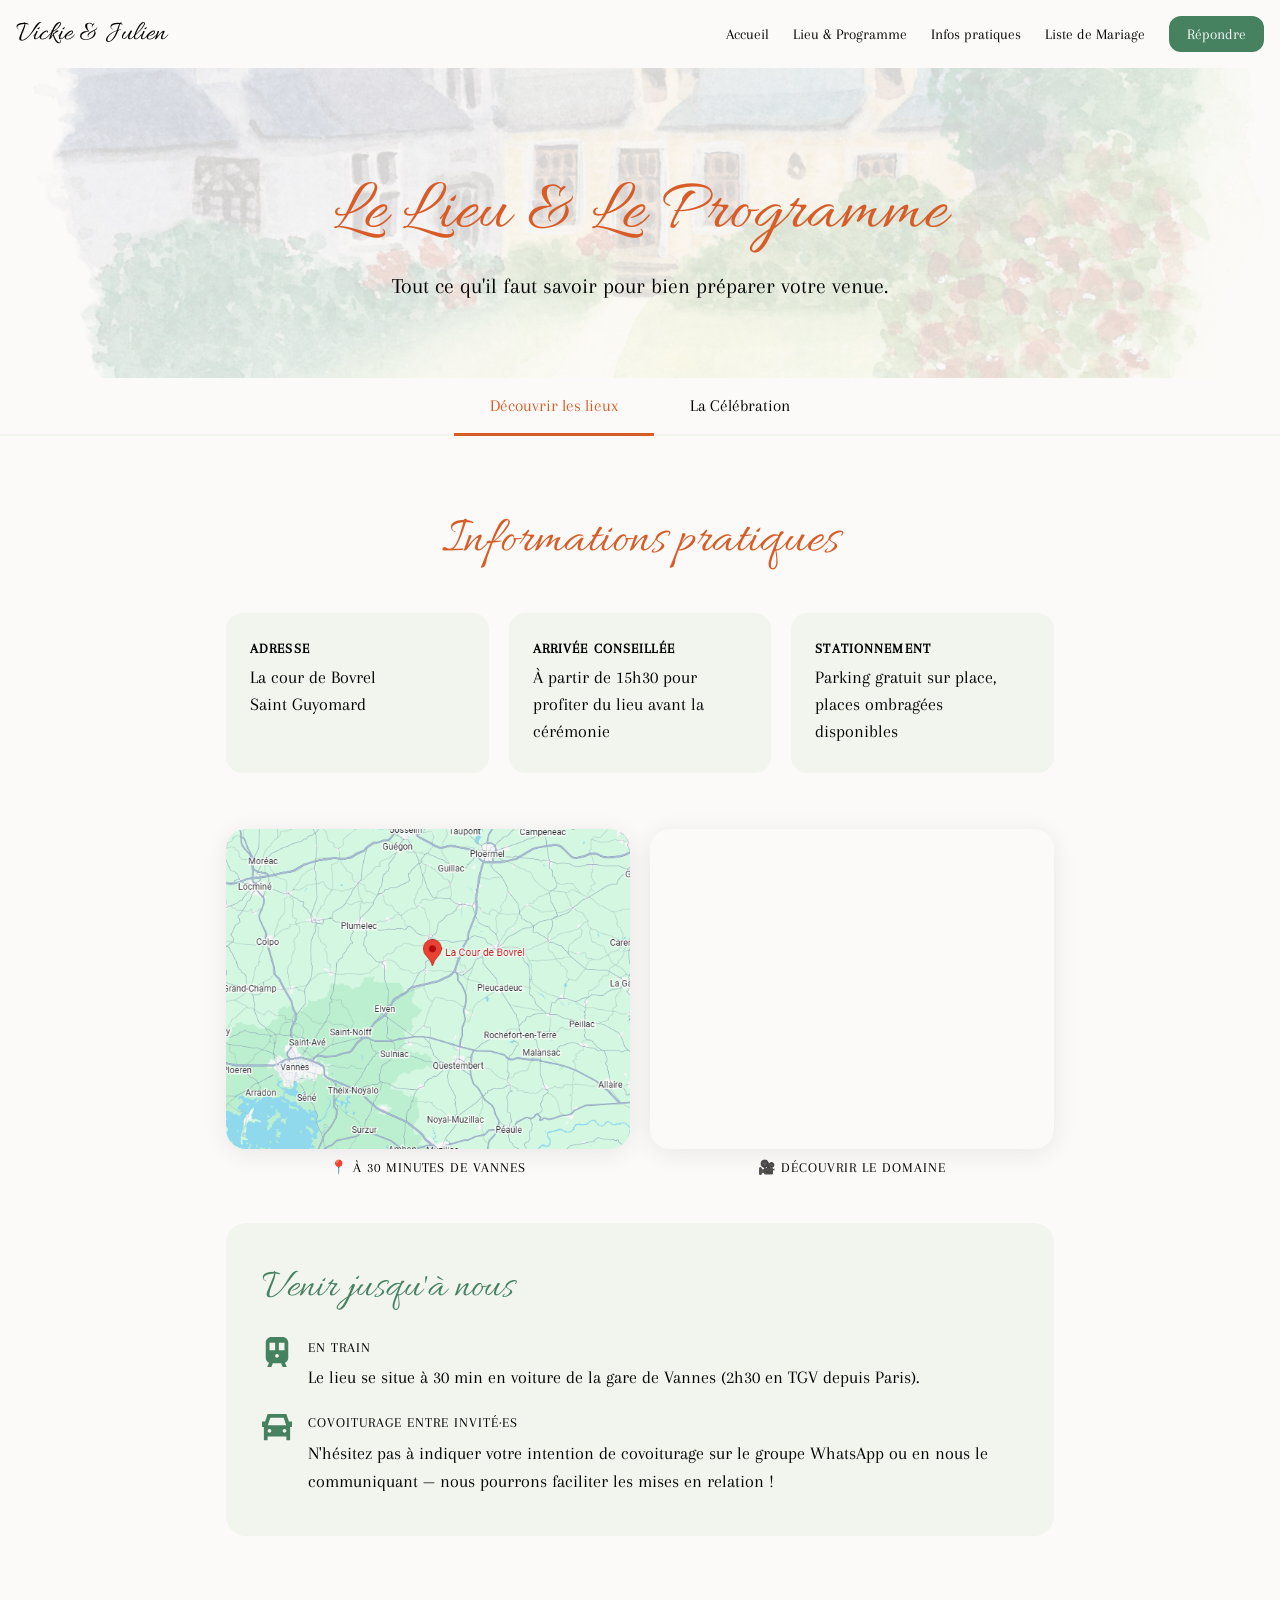
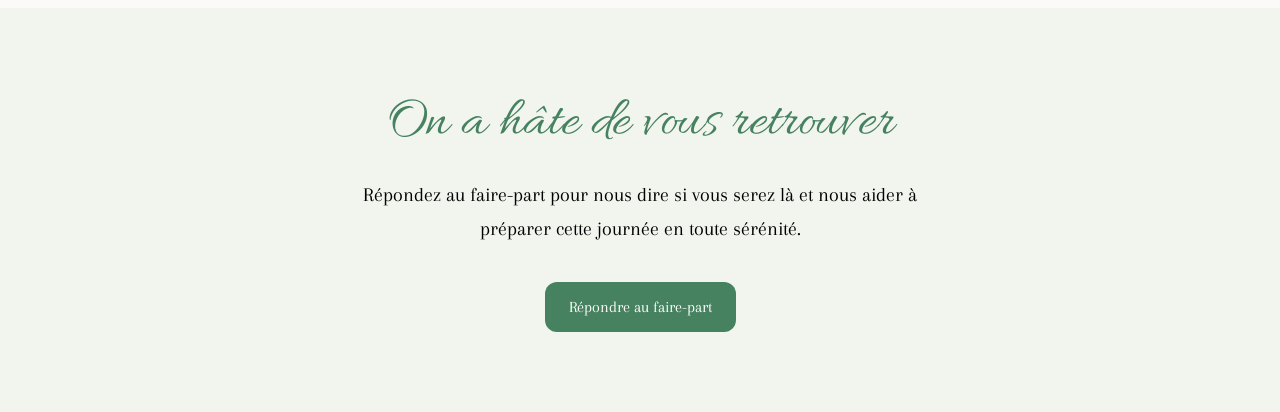
<file: lieu-et-programme.html>
<!DOCTYPE html>
<html lang="fr">
<head>
  <meta charset="UTF-8" />
  <meta name="viewport" content="width=device-width, initial-scale=1.0" />
  <title>Lieu & Programme — Vickie & Julien</title>
<link rel="icon" type="image/png" href="./images/FLEURS_WITH_BG.png">
  <link rel="preconnect" href="https://fonts.googleapis.com">
  <link rel="preconnect" href="https://fonts.gstatic.com" crossorigin>
  <link href="https://fonts.googleapis.com/css2?family=Allura&family=Arapey:ital,wght@0,400;1,400&display=swap" rel="stylesheet">

  <link rel="stylesheet" href="style.css">

  <style>
    /* ── PAGE HERO ── */
    .page-hero {
      background-image: linear-gradient(rgba(252,250,248,0.55), rgba(252,250,248,0.55)), url("./images/batiment2.png");
      background-size: cover;
      background-position: center;
      background-repeat: no-repeat;
      padding: 100px 16px 80px;
      text-align: center;
    }

    .page-hero h1 {
      font-family: "Allura", cursive;
      font-size: 72px;
      font-weight: 400;
      color: var(--accent);
      margin-bottom: 16px;
    }

    .page-hero p {
      font-size: 22px;
      color: var(--secondary-text);
    }

    /* ── TABS ── */
    .tabs {
      display: flex;
      justify-content: center;
      gap: 0;
      border-bottom: 2px solid var(--section);
      background: var(--background);
      position: sticky;
      top: 57px; /* height of navbar */
      z-index: 90;
    }

    .tab-btn {
      background: none;
      border: none;
      border-bottom: 3px solid transparent;
      margin-bottom: -2px;
      padding: 18px 36px;
      font-family: "Arapey", serif;
      font-size: 17px;
      color: var(--secondary-text);
      cursor: pointer;
      transition: 0.2s;
    }

    .tab-btn.active,
    .tab-btn:hover {
      color: var(--accent);
      border-bottom-color: var(--accent);
    }

    /* ── SECTION WRAPPER ── */
    .tab-content {
      display: none;
    }
    .tab-content.active {
      display: block;
    }

    /* ── LIEU SECTION ── */
    .lieu-section {
      padding: 72px 16px;
      max-width: 860px;
      margin: auto;
    }

    .section-title {
      font-family: "Allura", cursive;
      font-size: 52px;
      font-weight: 400;
      color: var(--accent);
      margin-bottom: 40px;
      text-align: center;
    }

    .info-cards {
      display: grid;
      grid-template-columns: repeat(auto-fit, minmax(240px, 1fr));
      gap: 20px;
      margin-bottom: 56px;
    }

    .info-card {
      background: var(--section);
      border-radius: 16px;
      padding: 28px 24px;
    }

    .info-card .card-icon {
      font-size: 28px;
      margin-bottom: 12px;
    }

    .info-card h3 {
      font-size: 14px;
      text-transform: uppercase;
      letter-spacing: 0.08em;
      color: var(--secondary-text);
      margin-bottom: 8px;
    }

    .info-card p {
      font-size: 18px;
      line-height: 1.5;
      color: var(--text);
    }

    /* ── MAP + VIDEO GRID ── */
    .map-video-grid {
      display: grid;
      grid-template-columns: 1fr 1fr;
      gap: 20px;
      margin-bottom: 8px;
    }

    .map-video-grid .media-block {
      border-radius: 20px;
      overflow: hidden;
      box-shadow: 0 4px 24px rgba(0,0,0,0.08);
    }

    .map-video-grid iframe {
      width: 100%;
      height: 320px;
      border: none;
      display: block;
    }

    .media-label {
      font-size: 14px;
      text-transform: uppercase;
      letter-spacing: 0.07em;
      color: var(--secondary-text);
      margin-top: 10px;
      text-align: center;
    }

    .map-caption {
      text-align: center;
      font-size: 17px;
      color: var(--secondary-text);
      margin-top: 4px;
      margin-bottom: 40px;
    }

    /* ── ACCESS INFO ── */
    .access-block {
      background: var(--section);
      border-radius: 20px;
      padding: 40px 36px;
      margin-top: 48px;
    }

    .access-block h3 {
      font-family: "Allura", cursive;
      font-size: 40px;
      font-weight: 400;
      color: var(--accent2);
      margin-bottom: 24px;
    }

    .access-item {
      display: flex;
      gap: 16px;
      align-items: flex-start;
      margin-bottom: 20px;
    }

    .access-item:last-child {
      margin-bottom: 0;
    }

    .access-icon {
      font-size: 22px;
      flex-shrink: 0;
      margin-top: 2px;
    }

    .access-item p {
      font-size: 18px;
      line-height: 1.6;
      color: var(--text);
    }

    .access-item p strong {
      display: block;
      font-size: 14px;
      text-transform: uppercase;
      letter-spacing: 0.07em;
      color: var(--secondary-text);
      margin-bottom: 4px;
      font-weight: 400;
    }

    /* ── PROGRAMME SECTION ── */
    .programme-section {
      padding: 72px 16px;
      max-width: 700px;
      margin: auto;
    }

    .timeline {
      position: relative;
      padding-left: 24px;
    }

    .timeline::before {
      content: "";
      position: absolute;
      left: 0;
      top: 8px;
      bottom: 8px;
      width: 2px;
      background: var(--primary);
      opacity: 0.4;
    }

    .timeline-item {
      position: relative;
      margin-bottom: 48px;
      padding-left: 32px;
    }

    .timeline-item:last-child {
      margin-bottom: 0;
    }

    .timeline-dot {
      position: absolute;
      left: -31px;
      top: 8px;
      width: 14px;
      height: 14px;
      border-radius: 50%;
      background: var(--primary);
      border: 3px solid var(--background);
      box-shadow: 0 0 0 2px var(--primary);
    }

    .timeline-time {
      font-family: "Allura", cursive;
      font-size: 36px;
      color: var(--accent);
      line-height: 1;
      margin-bottom: 6px;
    }

    .timeline-title {
      font-size: 20px;
      font-weight: 400;
      margin-bottom: 6px;
      color: var(--text);
    }

    .timeline-desc {
      font-size: 17px;
      color: var(--secondary-text);
      font-style: italic;
      line-height: 1.5;
    }

    /* ── CTA ── */
    .cta-section {
      background: var(--section);
      padding: 80px 16px;
      text-align: center;
    }

    .cta-section h2 {
      font-family: "Allura", cursive;
      font-size: 56px;
      font-weight: 400;
      color: var(--accent2);
      margin-bottom: 20px;
    }

    .cta-section p {
      font-size: 20px;
      color: var(--secondary-text);
      max-width: 560px;
      margin: auto;
      margin-bottom: 36px;
      line-height: 1.7;
    }

    @media (max-width: 768px) {
      .page-hero h1 { font-size: 52px; }
      .page-hero p { font-size: 18px; }
      .section-title { font-size: 42px; }
      .tab-btn { padding: 14px 20px; font-size: 15px; }
      .lieu-section, .programme-section { padding: 48px 16px; }
      .map-video-grid { grid-template-columns: 1fr; }
      .map-video-grid iframe { height: 260px; }
      .access-block { padding: 28px 20px; }
      .timeline-time { font-size: 30px; }
      .cta-section h2 { font-size: 44px; }
      .cta-section p { font-size: 18px; }
    }

  .mobile-menu {
    display: none;
    position: fixed;
    inset: 0;
    background: rgba(252, 250, 248, 0.97);
    z-index: 200;
    flex-direction: column;
    align-items: center;
    justify-content: center;
    gap: 32px;
  }

  .mobile-menu.open {
    display: flex;
  }

  .mobile-menu a {
    font-family: "Arapey", serif;
    font-size: 26px;
    color: var(--text);
    text-decoration: none;
  }

  .mobile-menu a.btn {
    font-size: 18px;
    padding: 14px 32px;
    margin-top: 8px;
  }

  .mobile-menu-close {
    position: absolute;
    top: 20px;
    right: 20px;
    background: none;
    border: none;
    font-size: 28px;
    cursor: pointer;
    color: var(--secondary-text);
    padding: 8px;
  }
</style>
</head>

<body>

  <!-- NAVBAR -->
  <header class="navbar">
    <div class="logo">
      <a href="index.html">Vickie & Julien</a>
    </div>
    <nav class="nav-links">
      <a href="index.html">Accueil</a>
      <a href="lieu-et-programme.html">Lieu & Programme</a>
      <a href="infos-pratiques.html">Infos pratiques</a>
      <a href="cagnotte.html">Liste de Mariage</a>
      <a href="rsvp.html" class="btn small">Répondre</a>
    </nav>
    <button class="burger">☰</button>
  </header>

  <!-- PAGE HERO -->
  <section class="page-hero">
    <h1>Le Lieu & Le Programme</h1>
    <p>Tout ce qu'il faut savoir pour bien préparer votre venue.</p>
  </section>

  <!-- TABS -->
  <div class="tabs">
    <button class="tab-btn active" data-tab="lieu">Découvrir les lieux</button>
    <button class="tab-btn" data-tab="programme">La Célébration</button>
  </div>

  <!-- TAB: LIEU -->
  <div class="tab-content active" id="tab-lieu">
    <div class="lieu-section">

      <h2 class="section-title">Informations pratiques</h2>

      <div class="info-cards">

        <div class="info-card">
          <!-- <div class="card-icon">📍</div> -->
          <h3>Adresse</h3>
          <p>La cour de Bovrel<br>Saint Guyomard</p>
        </div>

        <div class="info-card">
          <!-- <div class="card-icon">🕓</div> -->
          <h3>Arrivée conseillée</h3>
          <p>À partir de 15h30 pour profiter du lieu avant la cérémonie</p>
        </div>

        <div class="info-card">
          <!-- <div class="card-icon">🚗</div> -->
          <h3>Stationnement</h3>
          <p>Parking gratuit sur place, places ombragées disponibles</p>
        </div>

      </div>

      <!-- MAP + VIDEO -->
      <div class="map-video-grid">

        <div>
          <div class="media-block">
            <!-- <iframe
              src="https://www.google.com/maps/embed/place?pb=!1m18!1m12!1m3!1d2678.0!2d-2.685!3d47.758!2m3!1f0!2f0!3f0!3m2!1i1024!2i768!4f13.1!3m3!1m2!1s0x4810efb4a4f2a7e3%3A0x1!2sLa+Cour+de+Bovrel%2C+Saint+Guyomard!5e0!3m2!1sfr!2sfr!4v1"
              allowfullscreen=""
              loading="lazy"
              referrerpolicy="no-referrer-when-downgrade"
              title="La Cour de Bovrel, Saint Guyomard"
            ></iframe> -->

            <img
    src="./images/carte_cour_bovrel.png"
    alt="Carte La Cour de Bovrel"
    style="width:100%; height:320px; object-fit:cover; object-position:center; display:block;"
  >
          </div>
          <p class="media-label">📍 À 30 minutes de Vannes</p>
        </div>

        <div>
          <div class="media-block">
            <iframe
              src="https://player.vimeo.com/video/1086712494?badge=0&autopause=0&player_id=0&app_id=58479&autoplay=1&muted=1&loop=1&background=1"
              allow="autoplay; fullscreen; picture-in-picture; clipboard-write; encrypted-media"
              title="Découvrir le lieu"
            ></iframe>
          </div>
          <p class="media-label">🎥 Découvrir le domaine</p>
        </div>

      </div>

      <!-- ACCESS -->
      <div class="access-block">
        <h3>Venir jusqu'à nous</h3>
<!-- 
        <div class="access-item">
          <img src="./images/icone_home.svg" alt="Home" class="icon">
          <p>
            <strong>Le lieu</strong>
            La réception aura lieu dans manoir authentique dans un îlot rescapé de la forêt de Brocéliande, au milieu d'arbres centenaires, d'étangs et de vieilles pierres.
          </p>
        </div> -->

        <div class="access-item">
          <img src="./images/icone_train.svg" alt="Train" class="icon">
          <p>
            <strong>En train</strong>
            Le lieu se situe à 30 min en voiture de la gare de Vannes (2h30 en TGV depuis Paris).
          </p>
        </div>

        <div class="access-item">
          <img src="./images/icone_car.svg" alt="Car" class="icon">
          <p>
            <strong>Covoiturage entre invité·es</strong>
            N'hésitez pas à indiquer votre intention de covoiturage sur le groupe WhatsApp ou en nous le communiquant — nous pourrons faciliter les mises en relation !
          </p>
        </div>
      </div>

    </div>
  </div>

  <!-- TAB: PROGRAMME -->
  <div class="tab-content" id="tab-programme">
    <div class="programme-section">

      <h2 class="section-title">La Célébration</h2>

      <div class="timeline">

        <div class="timeline-item">
          <div class="timeline-dot"></div>
          <div class="timeline-time">15h30</div>
          <div class="timeline-title">Accueil et après-midi détente</div>
          <div class="timeline-desc">Arrivée des invité·es, installation et jeux en extérieur</div>
        </div>

        <div class="timeline-item">
          <div class="timeline-dot"></div>
          <div class="timeline-time">18h30</div>
          <div class="timeline-title">Cérémonie laïque</div>
          <div class="timeline-desc">Discours, musique et scène ouverte</div>
        </div>

        <div class="timeline-item">
          <div class="timeline-dot"></div>
          <div class="timeline-time">20h00</div>
          <div class="timeline-title">Repas en extérieur</div>
          <div class="timeline-desc">…ou en intérieur si la météo est capricieuse</div>
        </div>

        <div class="timeline-item">
          <div class="timeline-dot"></div>
          <div class="timeline-time">22h30</div>
          <div class="timeline-title">Soirée Dansante</div>
          <div class="timeline-desc">Boogie Woogie jusque tard dans la nuit !</div>
        </div>

      </div>

    </div>
  </div>

  <!-- CTA -->
  <section class="cta-section">
    <h2>On a hâte de vous retrouver</h2>
    <p>
      Répondez au faire-part pour nous dire si vous serez là
      et nous aider à préparer cette journée en toute sérénité.
    </p>
    <a href="rsvp.html" class="btn">Répondre au faire-part</a>
  </section>

  <script>
    // Tab switching
    document.querySelectorAll('.tab-btn').forEach(btn => {
      btn.addEventListener('click', () => {
        document.querySelectorAll('.tab-btn').forEach(b => b.classList.remove('active'));
        document.querySelectorAll('.tab-content').forEach(c => c.classList.remove('active'));
        btn.classList.add('active');
        document.getElementById('tab-' + btn.dataset.tab).classList.add('active');
      });
    });

    // // Burger menu (same as index)
    // document.querySelector('.burger').addEventListener('click', () => {
    //   const nav = document.querySelector('.nav-links');
    //   nav.style.display = nav.style.display === 'flex' ? 'none' : 'flex';
    // });
  </script>
<div class="mobile-menu" id="mobile-menu">
  <button class="mobile-menu-close" id="menu-close">✕</button>
  <a href="index.html">Accueil</a>
  <a href="lieu-et-programme.html">Lieu & Programme</a>
  <a href="infos-pratiques.html">Infos pratiques</a>
  <a href="cagnotte.html">Liste de Mariage</a>
  <a href="rsvp.html" class="btn">Répondre</a>
</div>

<script>
  const burger = document.querySelector('.burger');
  const menu = document.getElementById('mobile-menu');
  const close = document.getElementById('menu-close');

  burger.addEventListener('click', () => menu.classList.add('open'));
  close.addEventListener('click', () => menu.classList.remove('open'));

  // Ferme aussi en cliquant en dehors des liens
  menu.addEventListener('click', (e) => {
    if (e.target === menu) menu.classList.remove('open');
  });
</script>
</body>
</html>
</file>
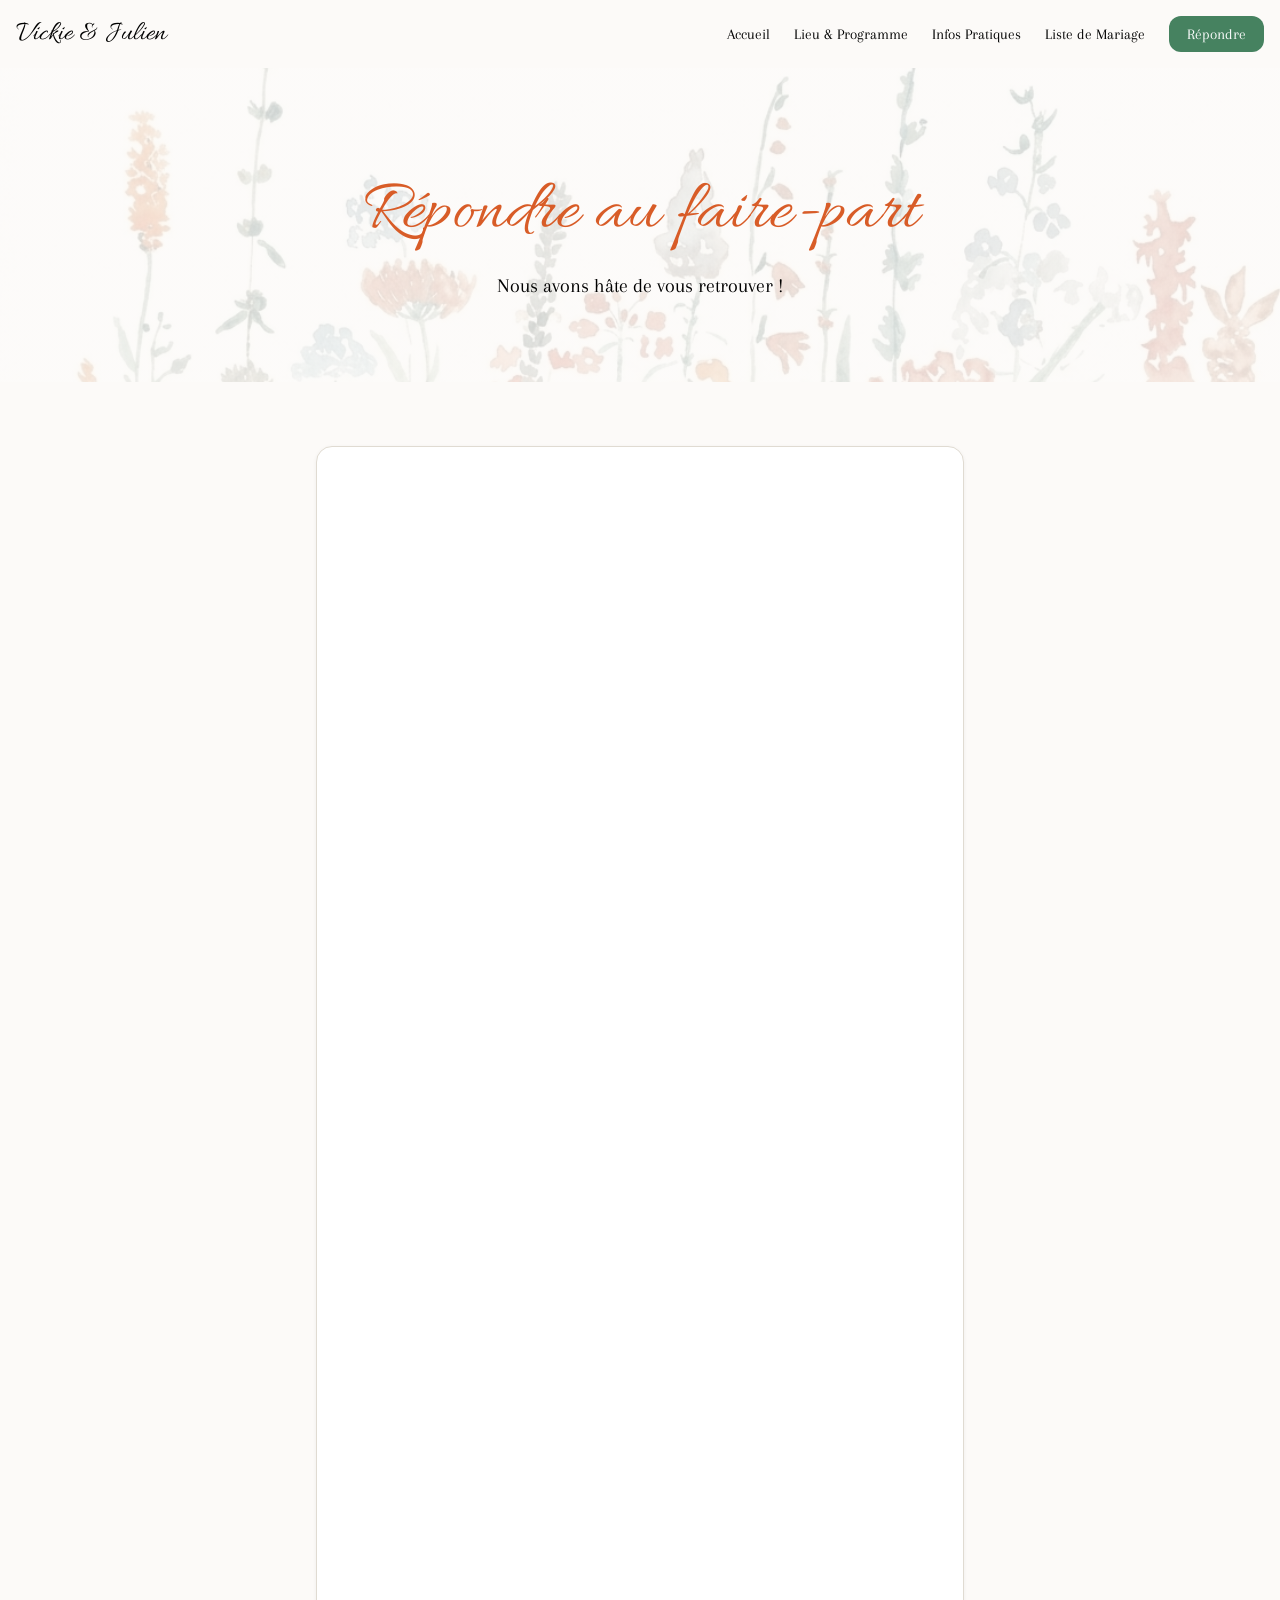
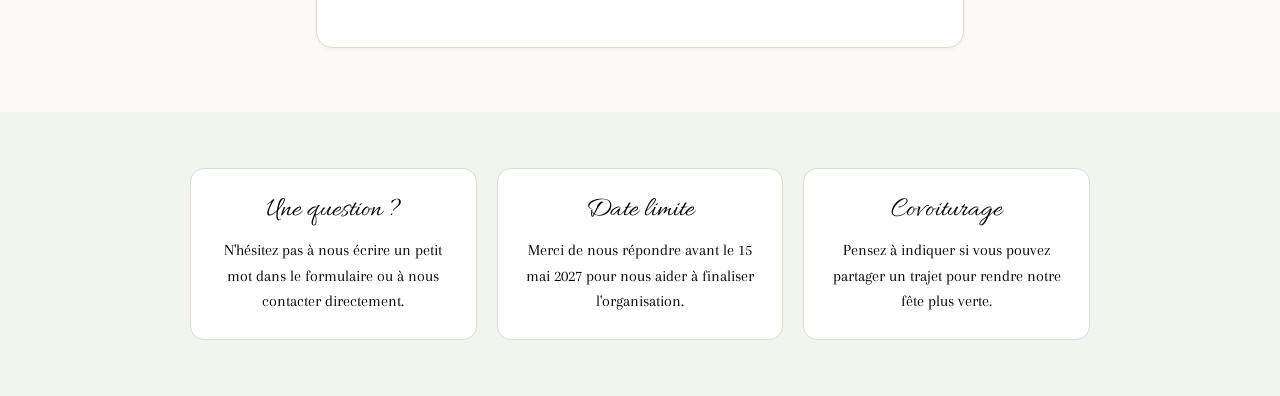
<file: rsvp.html>
<!DOCTYPE html>
<html lang="fr">
<head>
  <meta charset="UTF-8" />
  <meta name="viewport" content="width=device-width, initial-scale=1.0" />
  <title>RSVP — Vickie & Julien</title>
<link rel="icon" type="image/png" href="./images/FLEURS_WITH_BG.png">
  <link rel="preconnect" href="https://fonts.googleapis.com">
  <link rel="preconnect" href="https://fonts.gstatic.com" crossorigin>
  <link href="https://fonts.googleapis.com/css2?family=Allura&family=Arapey:ital,wght@0,400;1,400&display=swap" rel="stylesheet">
  <link rel="stylesheet" href="style.css">

  <style>

    /* ── PAGE HERO ── */
    .page-hero {
      background-image: linear-gradient(rgba(252,250,248,0.55), rgba(252,250,248,0.55)), url("./images/fleurs2.png");
      background-size: cover;
      background-position: center;
      background-repeat: no-repeat;
      padding: 100px 16px 80px;
      text-align: center;
    }

    .page-hero h1 {
      font-family: "Allura", cursive;
      font-size: 72px;
      font-weight: 400;
      color: var(--accent);
      margin-bottom: 12px;
    }

    .page-hero p {
      font-size: 20px;
      color: var(--secondary-text);
      max-width: 540px;
      margin: auto;
      line-height: 1.6;
    }

    /* ── FORM SECTION ── */
    .form-section {
      max-width: 680px;
      margin: auto;
      padding: 64px 16px;
    }

    .form-intro h2 {
      font-family: "Allura", cursive;
      font-size: 44px;
      font-weight: 400;
      color: var(--text);
      margin-bottom: 10px;
    }

    .form-intro p {
      font-size: 17px;
      color: var(--secondary-text);
      line-height: 1.7;
      margin-bottom: 36px;
    }

    /* ── FORM CARD ── */
    .form-card {
      background: white;
      border: 1px solid #e0dbd2;
      border-radius: 16px;
      padding: 32px;
      box-shadow: 0 1px 4px rgba(0,0,0,0.05);
    }

    .form-row {
      display: flex;
      gap: 16px;
      margin-bottom: 20px;
    }

    .form-group {
      display: flex;
      flex-direction: column;
      gap: 6px;
      flex: 1;
    }

    .form-group.full {
      width: 100%;
    }

    label {
      font-size: 14px;
      font-weight: 400;
      color: var(--text);
      letter-spacing: 0.02em;
    }

    input[type="text"],
    input[type="number"],
    select,
    textarea {
      font-family: "Arapey", serif;
      font-size: 16px;
      color: var(--text);
      background: var(--background);
      border: 1px solid #ddd7cc;
      border-radius: 8px;
      padding: 10px 16px;
      width: 100%;
      outline: none;
      transition: border-color 0.2s;
      box-sizing: border-box;
    }

    input[type="text"]:focus,
    input[type="number"]:focus,
    select:focus,
    textarea:focus {
      border-color: var(--accent);
    }

    textarea {
      resize: vertical;
      min-height: 96px;
    }

    select {
      appearance: none;
      background-image: url("data:image/svg+xml,%3Csvg xmlns='http://www.w3.org/2000/svg' width='12' height='8' viewBox='0 0 12 8'%3E%3Cpath d='M1 1l5 5 5-5' stroke='%23817365' stroke-width='1.5' fill='none' stroke-linecap='round'/%3E%3C/svg%3E");
      background-repeat: no-repeat;
      background-position: right 14px center;
      padding-right: 36px;
      cursor: pointer;
    }

    .form-submit {
      margin-top: 24px;
    }

    .btn-submit {
      background: var(--primary);
      color: white;
      border: none;
      border-radius: 12px;
      padding: 16px 24px;
      font-family: "Arapey", serif;
      font-size: 17px;
      cursor: pointer;
      width: 100%;
      transition: opacity 0.2s, transform 0.2s;
    }

    .btn-submit:hover {
      opacity: 0.9;
      transform: translateY(-1px);
    }

    /* ── SUCCESS STATE ── */
    .success-message {
      display: none;
      text-align: center;
      padding: 48px 24px;
    }

    .success-message .success-icon {
      font-size: 48px;
      margin-bottom: 20px;
    }

    .success-message h3 {
      font-family: "Allura", cursive;
      font-size: 48px;
      font-weight: 400;
      color: var(--accent);
      margin-bottom: 12px;
    }

    .success-message p {
      font-size: 18px;
      color: var(--secondary-text);
      line-height: 1.6;
    }

    /* ── INFO CARDS ── */
    .info-strip {
      background: var(--section);
      padding: 56px 16px;
    }

    .info-strip-inner {
      max-width: 900px;
      margin: auto;
      display: grid;
      grid-template-columns: repeat(3, 1fr);
      gap: 20px;
    }

    .info-strip-card {
      background: white;
      border: 1px solid #e0dbd2;
      border-radius: 14px;
      padding: 24px;
      text-align: center;
    }

    .info-strip-card h3 {
      font-family: "Allura", cursive;
      font-size: 28px;
      font-weight: 400;
      color: var(--text);
      margin-bottom: 10px;
    }

    .info-strip-card p {
      font-size: 16px;
      color: var(--secondary-text);
      line-height: 1.6;
    }

    /* ── MOBILE ── */
    @media (max-width: 768px) {
      .page-hero h1 { font-size: 52px; }
      .page-hero p { font-size: 17px; }
      .form-row { flex-direction: column; gap: 20px; }
      .form-card { padding: 24px 18px; }
      .info-strip-inner { grid-template-columns: 1fr; }
    }

  .mobile-menu {
    display: none;
    position: fixed;
    inset: 0;
    background: rgba(252, 250, 248, 0.97);
    z-index: 200;
    flex-direction: column;
    align-items: center;
    justify-content: center;
    gap: 32px;
  }

  .mobile-menu.open {
    display: flex;
  }

  .mobile-menu a {
    font-family: "Arapey", serif;
    font-size: 26px;
    color: var(--text);
    text-decoration: none;
  }

  .mobile-menu a.btn {
    font-size: 18px;
    padding: 14px 32px;
    margin-top: 8px;
  }

  .mobile-menu-close {
    position: absolute;
    top: 20px;
    right: 20px;
    background: none;
    border: none;
    font-size: 28px;
    cursor: pointer;
    color: var(--secondary-text);
    padding: 8px;
  }
</style>
</head>

<body>

  <!-- NAVBAR -->
  <header class="navbar">
    <div class="logo">
      <a href="index.html">Vickie & Julien</a>
    </div>
    <nav class="nav-links">
      <a href="index.html">Accueil</a>
      <a href="lieu-et-programme.html">Lieu & Programme</a>
      <a href="infos-pratiques.html">Infos Pratiques</a>
      <a href="cagnotte.html">Liste de Mariage</a>
      <a href="rsvp.html" class="btn small">Répondre</a>
    </nav>
    <button class="burger">☰</button>
  </header>

  <!-- HERO -->
  <section class="page-hero">
    <h1>Répondre au faire-part</h1>
    <p>Nous avons hâte de vous retrouver !</p>
  </section>

  <!-- FORM -->
  <div class="form-section">

    <!-- <div class="form-intro">
      <h2>Merci de prendre le temps de nous répondre</h2>
      <p>Votre présence compte énormément pour nous. En remplissant ce formulaire, vous nous aidez à préparer cette journée avec soin et à nous assurer que chacun·e se sente bien accueilli·e.</p>
    </div> -->

    <!-- GOOGLE FORM -->
    <div class="form-card" style="padding: 0; overflow: hidden;">
      <iframe
        src="https://docs.google.com/forms/d/e/1FAIpQLSdQkuPcgS_1My-1uXqVeDHAhisBQPg_1295dCdXaSNzekTpjQ/viewform?embedded=true"
        width="100%"
        height="1200"
        frameborder="0"
        marginheight="0"
        marginwidth="0"
        style="display: block;"
      >Chargement…</iframe>
    </div>

  </div>

  <!-- INFO CARDS -->
  <div class="info-strip">
    <div class="info-strip-inner">

      <div class="info-strip-card">
        <h3>Une question ?</h3>
        <p>N'hésitez pas à nous écrire un petit mot dans le formulaire ou à nous contacter directement.</p>
      </div>

      <div class="info-strip-card">
        <h3>Date limite</h3>
        <p>Merci de nous répondre avant le 15 mai 2027 pour nous aider à finaliser l'organisation.</p>
      </div>

      <div class="info-strip-card">
        <h3>Covoiturage</h3>
        <p>Pensez à indiquer si vous pouvez partager un trajet pour rendre notre fête plus verte.</p>
      </div>

    </div>
  </div>

  <div class="mobile-menu" id="mobile-menu">
  <button class="mobile-menu-close" id="menu-close">✕</button>
  <a href="index.html">Accueil</a>
  <a href="lieu-et-programme.html">Lieu & Programme</a>
  <a href="infos-pratiques.html">Infos pratiques</a>
  <a href="cagnotte.html">Liste de Mariage</a>
  <a href="rsvp.html" class="btn">Répondre</a>
</div>

<script>
  const burger = document.querySelector('.burger');
  const menu = document.getElementById('mobile-menu');
  const close = document.getElementById('menu-close');

  burger.addEventListener('click', () => menu.classList.add('open'));
  close.addEventListener('click', () => menu.classList.remove('open'));

  // Ferme aussi en cliquant en dehors des liens
  menu.addEventListener('click', (e) => {
    if (e.target === menu) menu.classList.remove('open');
  });
</script>

</body>
</html>
</file>
<file: style.css>
/* style.css */

:root {

  --background: #fcfaf8;
  --surface: #f8f6f1;

  --primary: #468260;
  --text: #000000;

  --secondary-text: #000000;

  --accent: #d85c27;
  --accent2: #468260;

  --section: #F2F4EE;

}

* {
  margin: 0;
  padding: 0;
  box-sizing: border-box;
}

body {

  font-family: "Arapey", serif;
  background: var(--background);
  color: var(--text);

}

a {
  text-decoration: none;
  color: inherit;
}

/* NAVBAR */

.navbar {

  display: flex;
  justify-content: space-between;
  align-items: center;

  padding: 16px;

  background: var(--background);

  position: sticky;
  top: 0;

  z-index: 100;

}

.icon {
  width: 30px;
  height: 30px;
  vertical-align: middle;
}

.logo {

  font-family: "Allura", cursive;
  font-size: 28px;

}

.nav-links {

  display: flex;
  gap: 24px;
  align-items: center;

}

.nav-links a {

  font-size: 15px;

}

.burger {

  display: none;

  background: none;
  border: none;

  font-size: 24px;
  cursor: pointer;

}

/* HERO */

.hero {
  height: 90vh;

  background-image: url("./images/fleurs2.png");
  background-size: cover;
  background-position: center;
  background-repeat: no-repeat;

  display: flex;
  align-items: center;
  justify-content: center;

  padding: 64px 16px;
}

.hero-overlay {

  text-align: center;
  max-width: 900px;

}

.hero-logos {

  display: flex;
  align-items: center;
  justify-content: center;

  gap: 1px;

  margin-bottom: 10px;
  /* margin-top: -44px; */


}

.hero-logos img {

  width: 150px;

}
.hero-logos img:first-child {
  margin-right: -30px;
}

.hero-logos img:last-child {
  margin-left: -30px;
}

.heart {

  color: var(--accent);
  font-size: 28px;
  position: relative;
  /* top: -30px; */

}

.hero h1 {

  font-family: "Allura", cursive;
  font-size: 100px;
font-weight: 500;
  color: var(--accent);

  margin-bottom: 0px;

}

.subtitle_countdown {

  max-width: 650px;

  margin: auto;
  margin-bottom: 5px;
  color: var(--accent2);
  font-size: 60px;
  line-height: 1.5;

}

.subtitle {

  max-width: 650px;

  margin: auto;
  margin-bottom: 40px;

  font-size: 24px;
  line-height: 1.5;

}

.event-info {

  display: flex;
  flex-direction: column;

  gap: 18px;

  margin-bottom: 48px;

}

.info-item {

  display: flex;
  justify-content: center;
  align-items: center;

  gap: 12px;

  font-size: 22px;

}

.hero-buttons {

  display: flex;
  justify-content: center;
  gap: 24px;

  flex-wrap: wrap;

}

.btn {

  background: var(--primary);

  color: white;

  padding: 16px 24px;

  border-radius: 12px;

  transition: 0.3s;

  display: inline-block;

}

.btn:hover {

  opacity: 0.9;
  transform: translateY(-2px);

}

.small {

  padding: 10px 18px;

}

.scroll-down {

  margin-top: 48px;

  font-size: 28px;

  color: var(--secondary-text);

}

/* RSVP SECTION */

.rsvp {

  background: var(--section);

  padding: 80px 16px;

}

.container {

  max-width: 760px;
  margin: auto;

  text-align: center;

}

.rsvp h2 {

  font-family: "Allura", cursive;

  font-size: 64px;

  margin-bottom: 24px;

}

.rsvp p {

  font-size: 22px;
  line-height: 1.7;

  color: var(--secondary-text);

  margin-bottom: 36px;

}

.rsvp small {

  display: block;

  margin-top: 24px;

  color: var(--secondary-text);

}

/* MOBILE */

@media (max-width: 768px) {

  .nav-links {
    display: none;
  }

  .burger {
    display: block;
  }

  .hero h1 {
    font-size: 52px;
  }

  .subtitle {
    font-size: 20px;
  }

  .info-item {
    font-size: 18px;
  }

  .rsvp h2 {
    font-size: 52px;
  }

  .rsvp p {
    font-size: 18px;
  }

}
</file>
